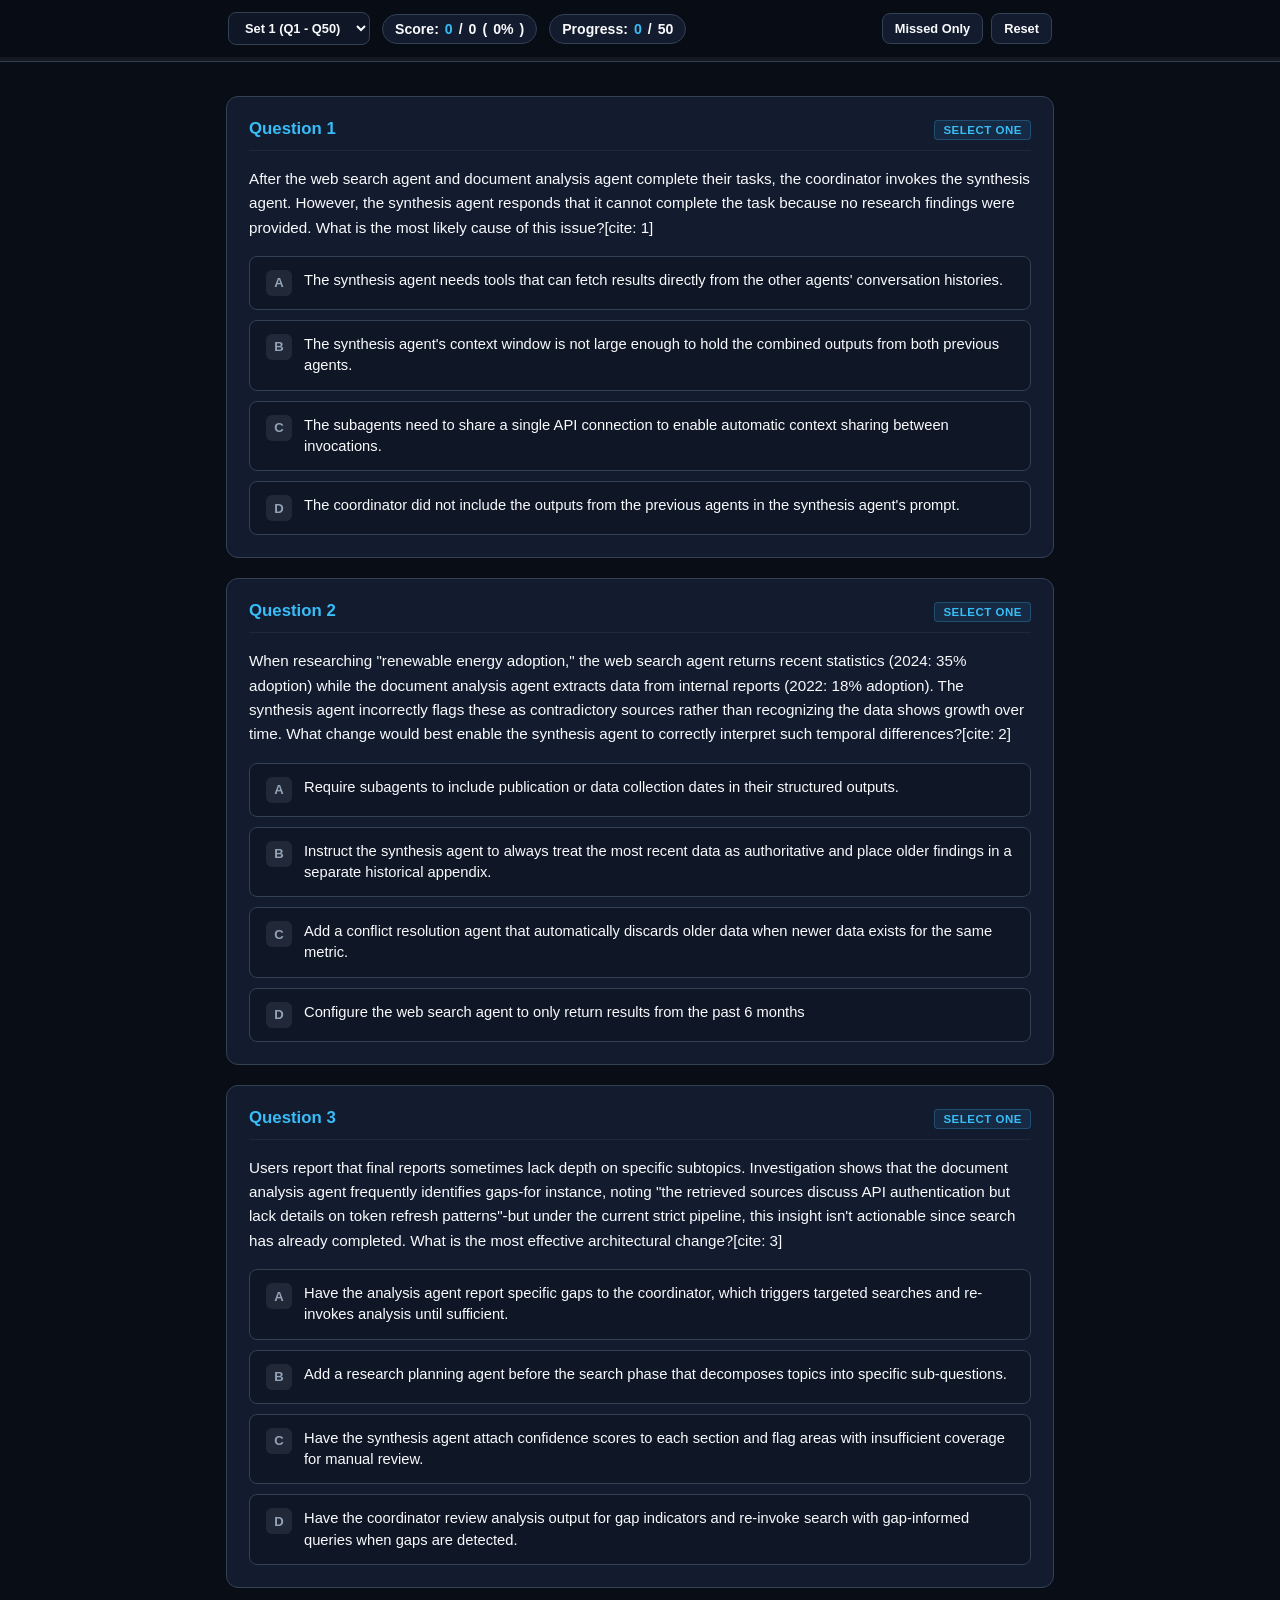
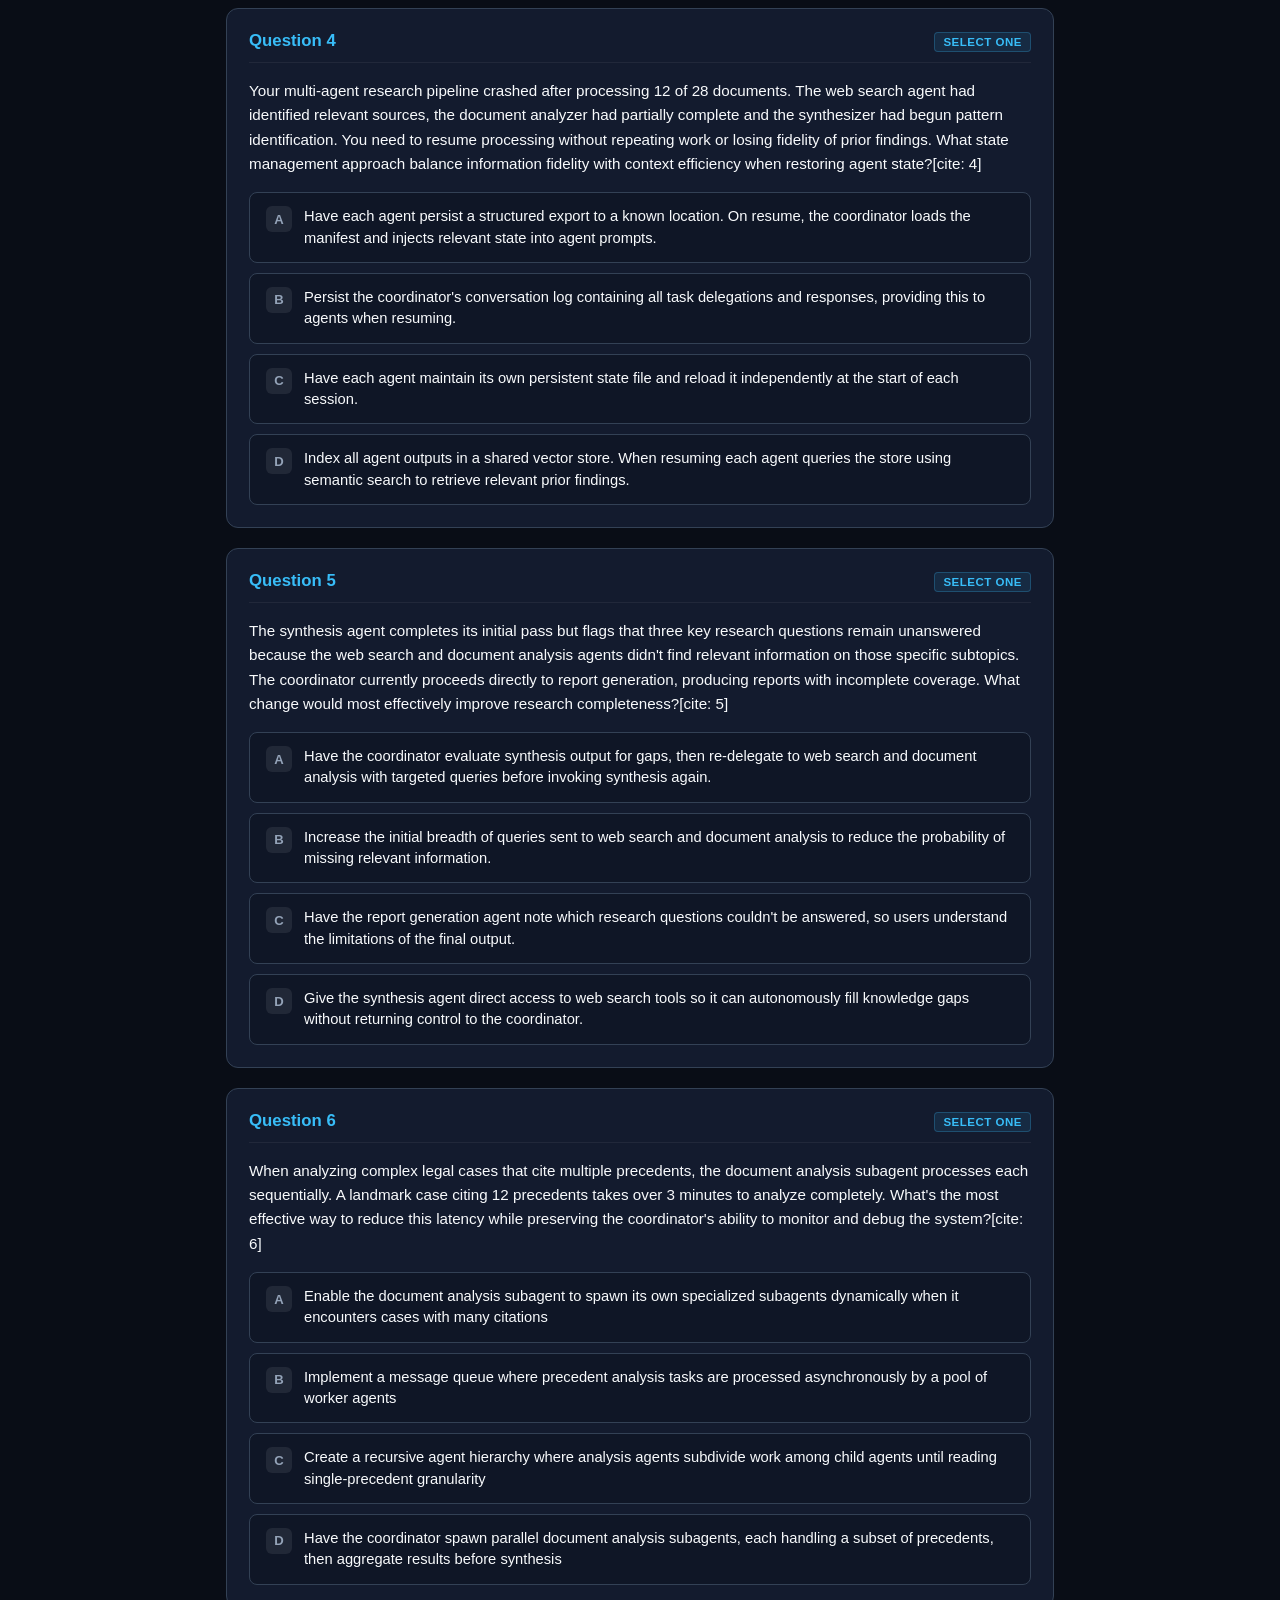
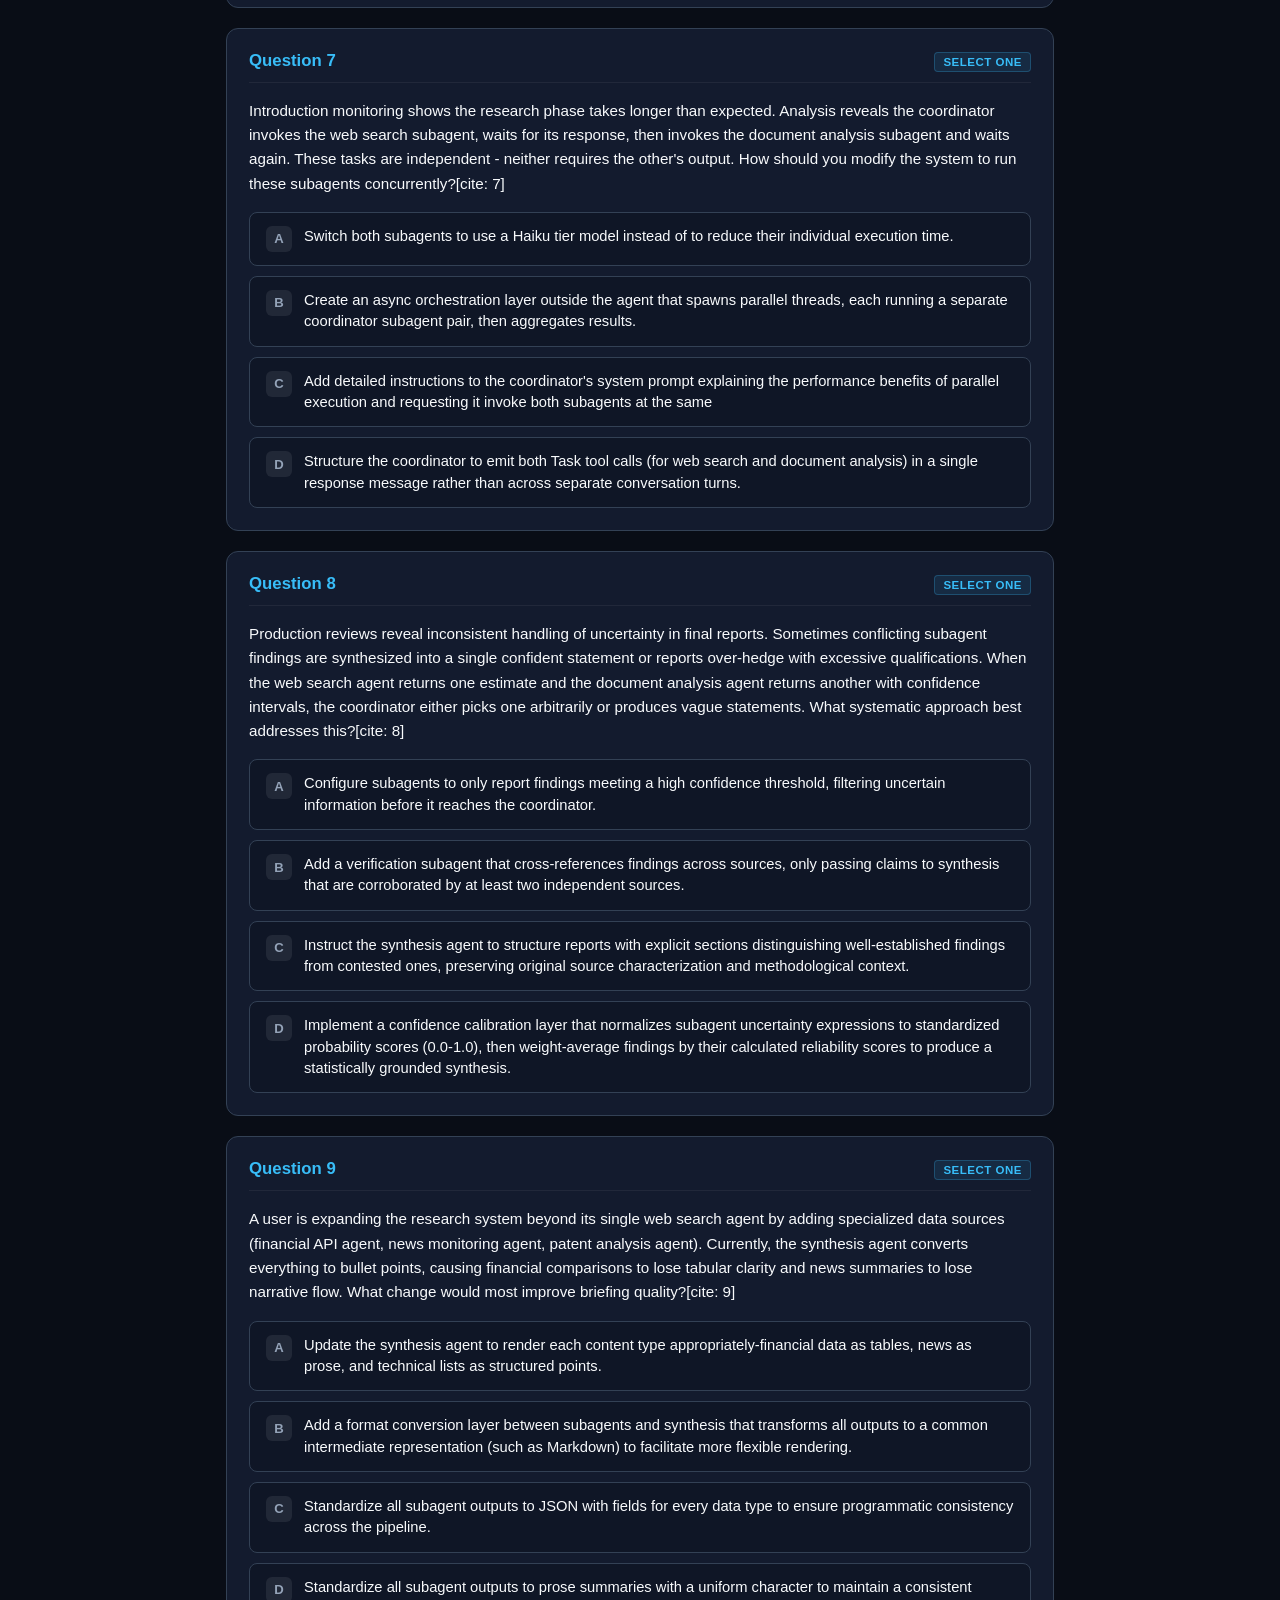
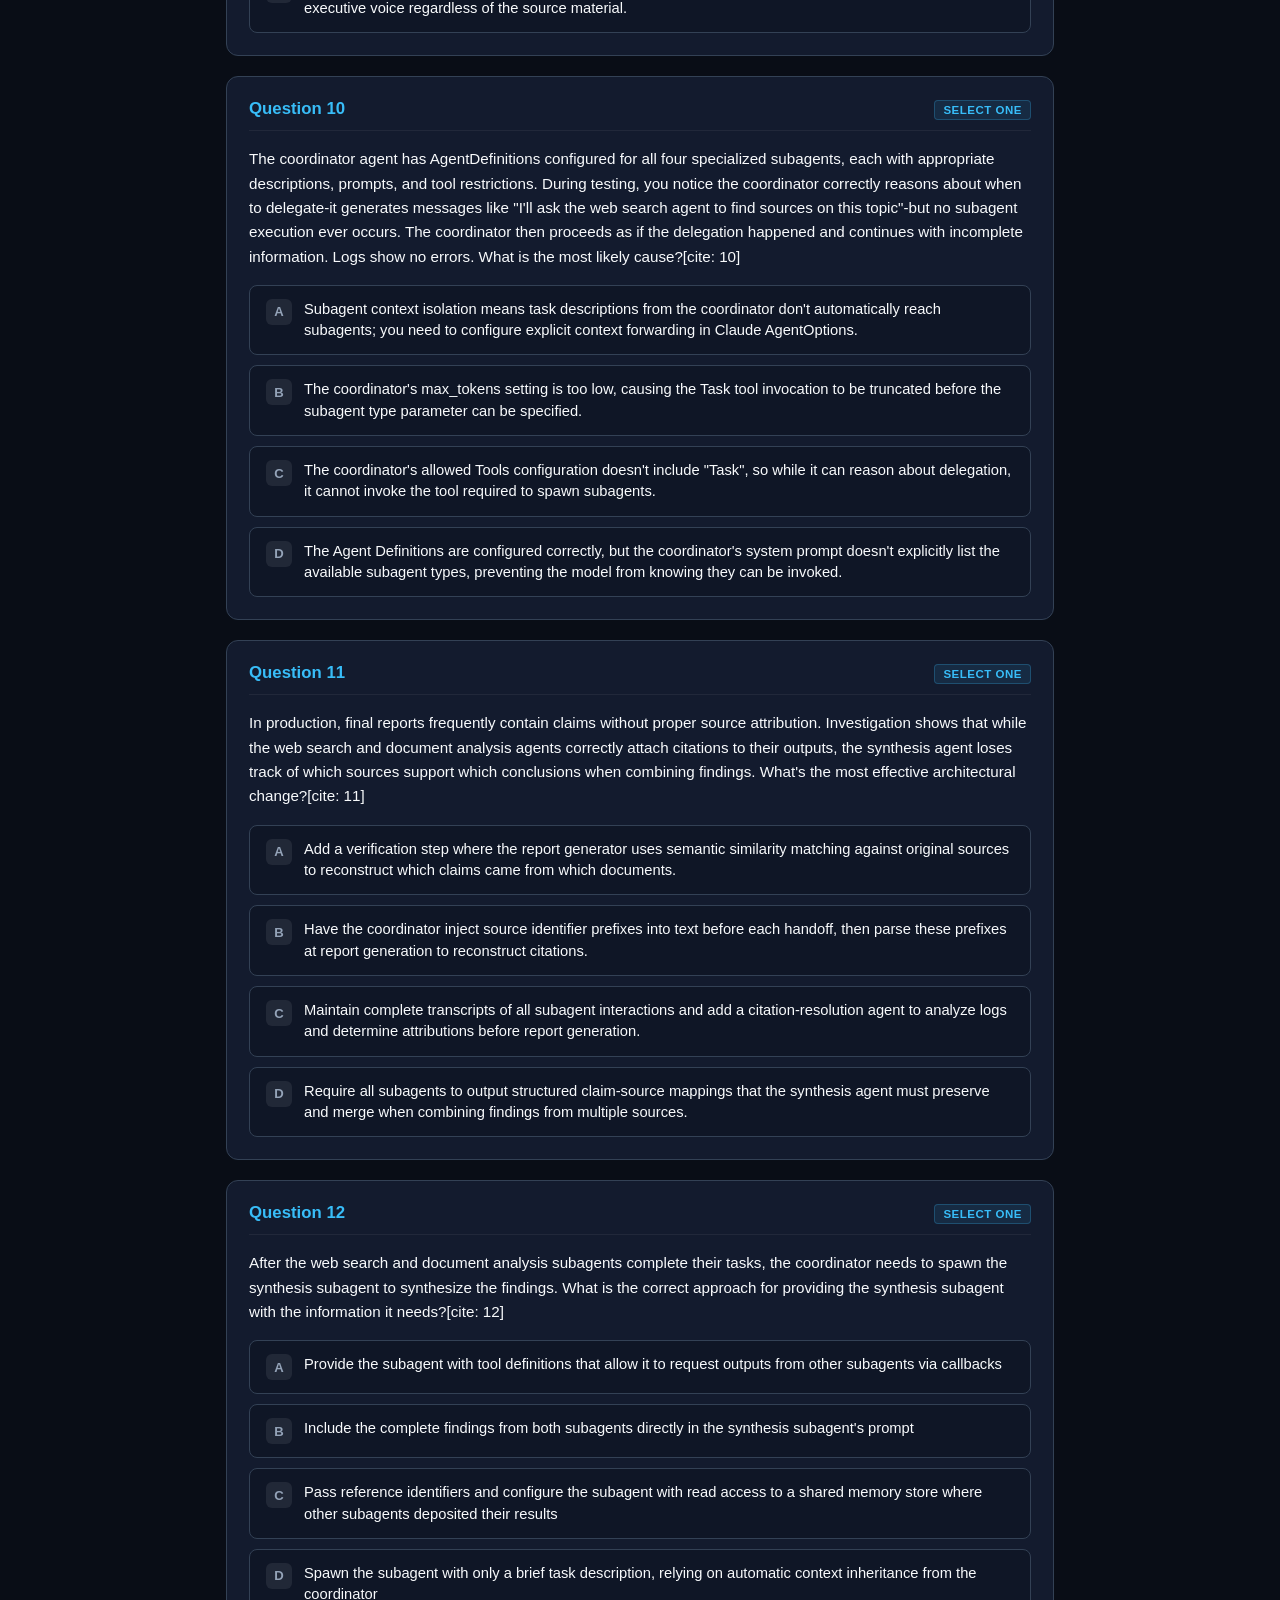
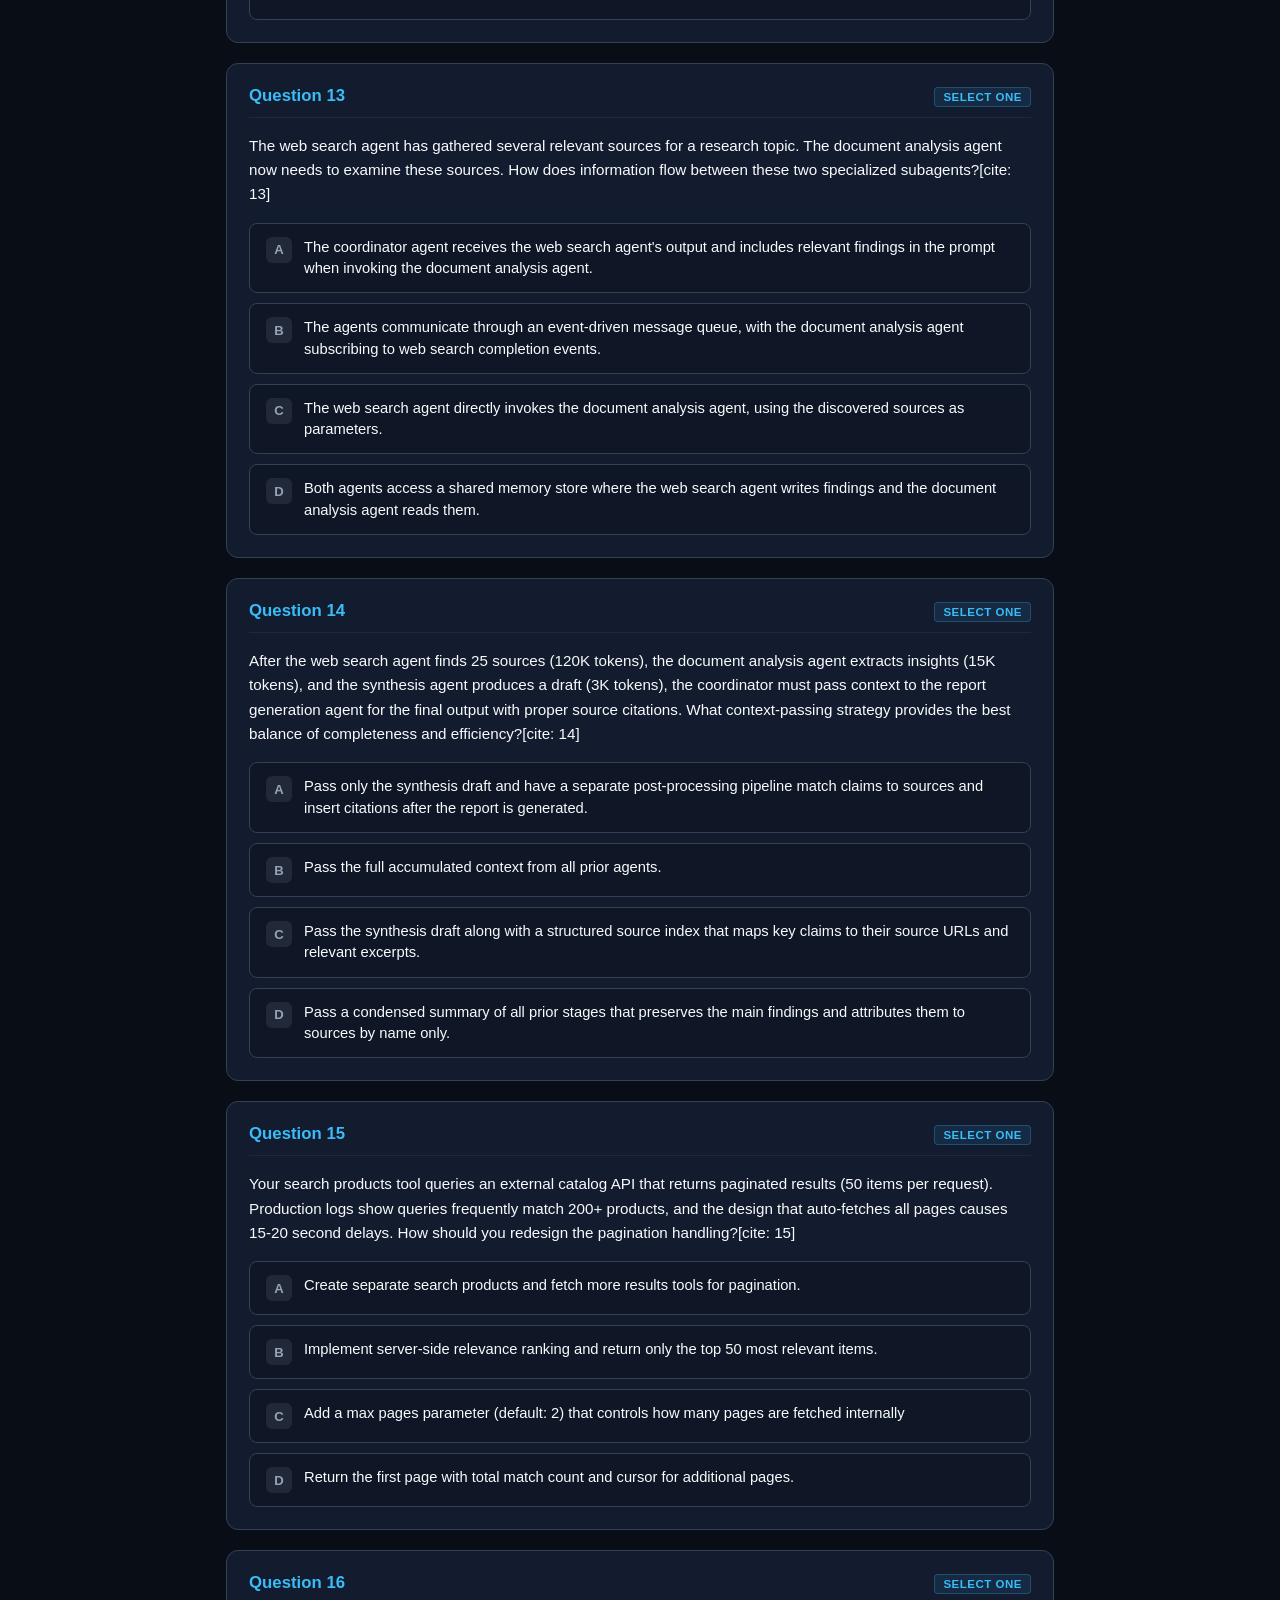
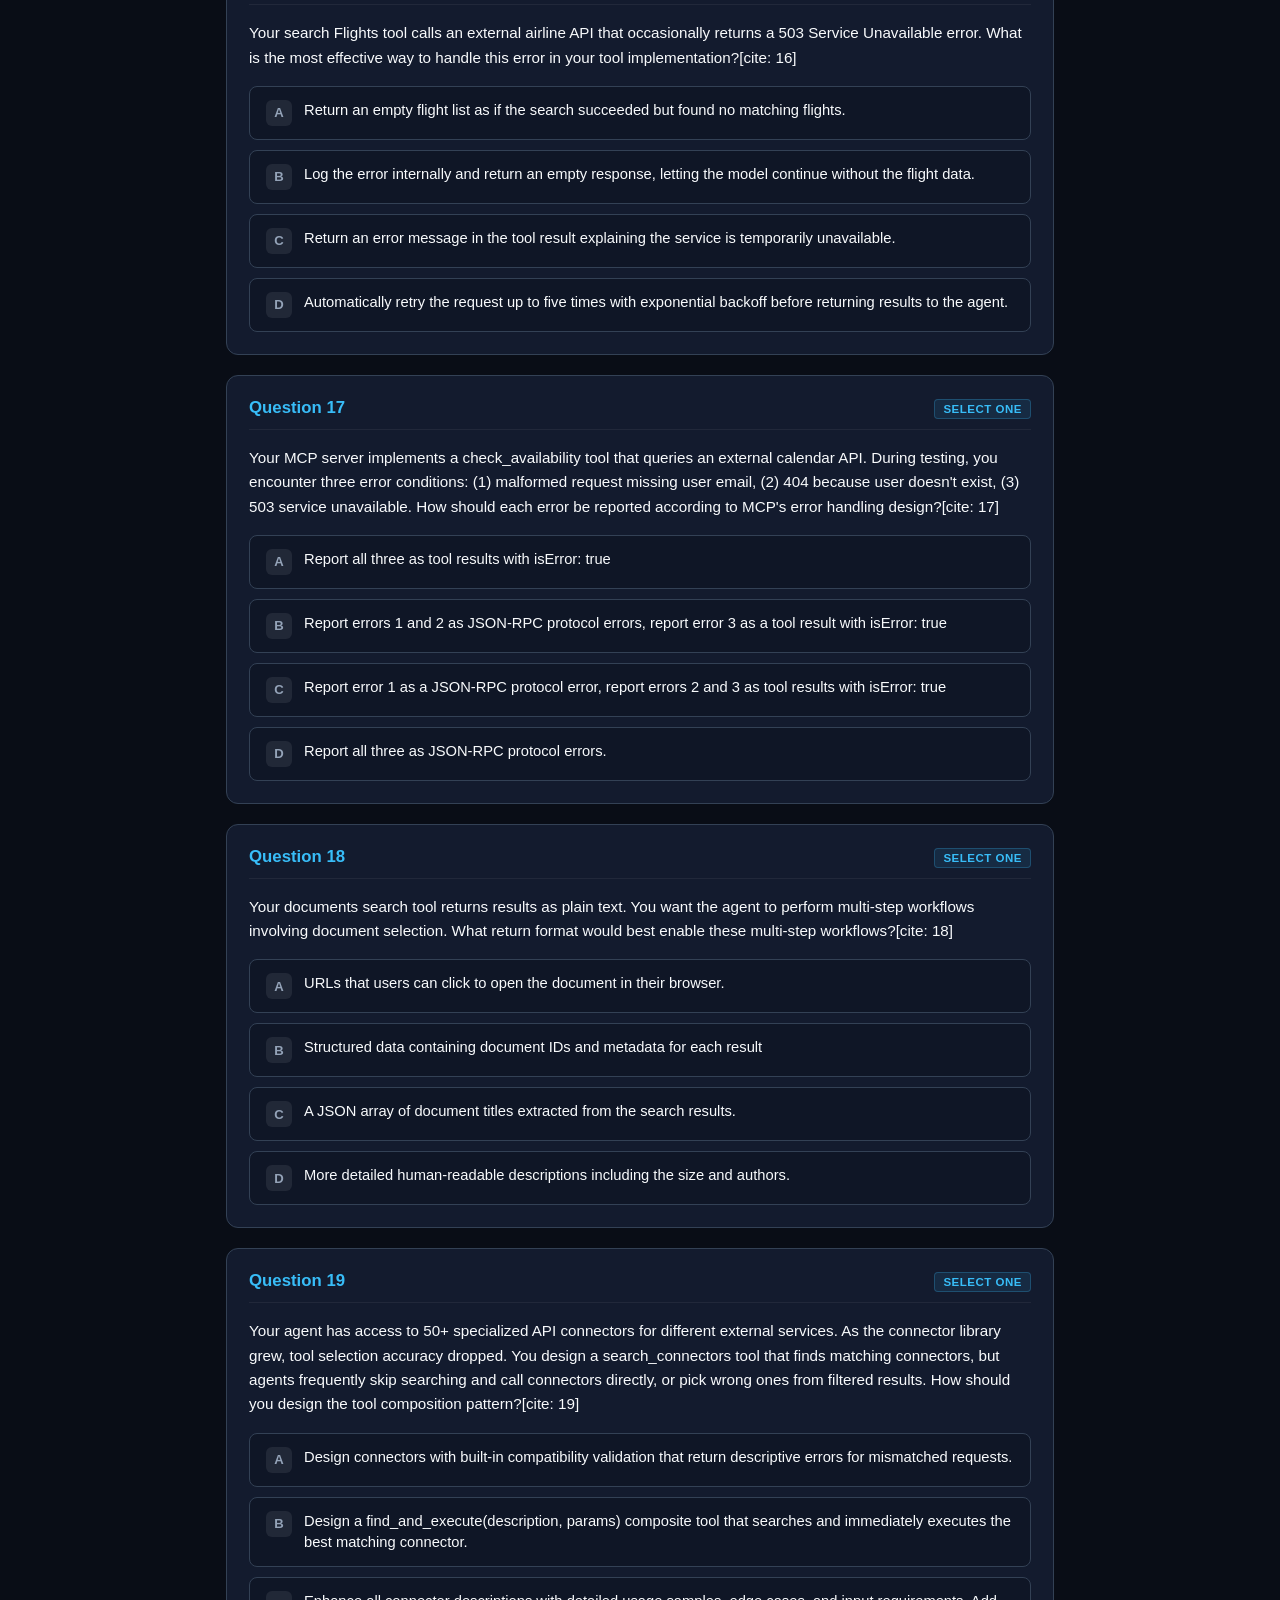
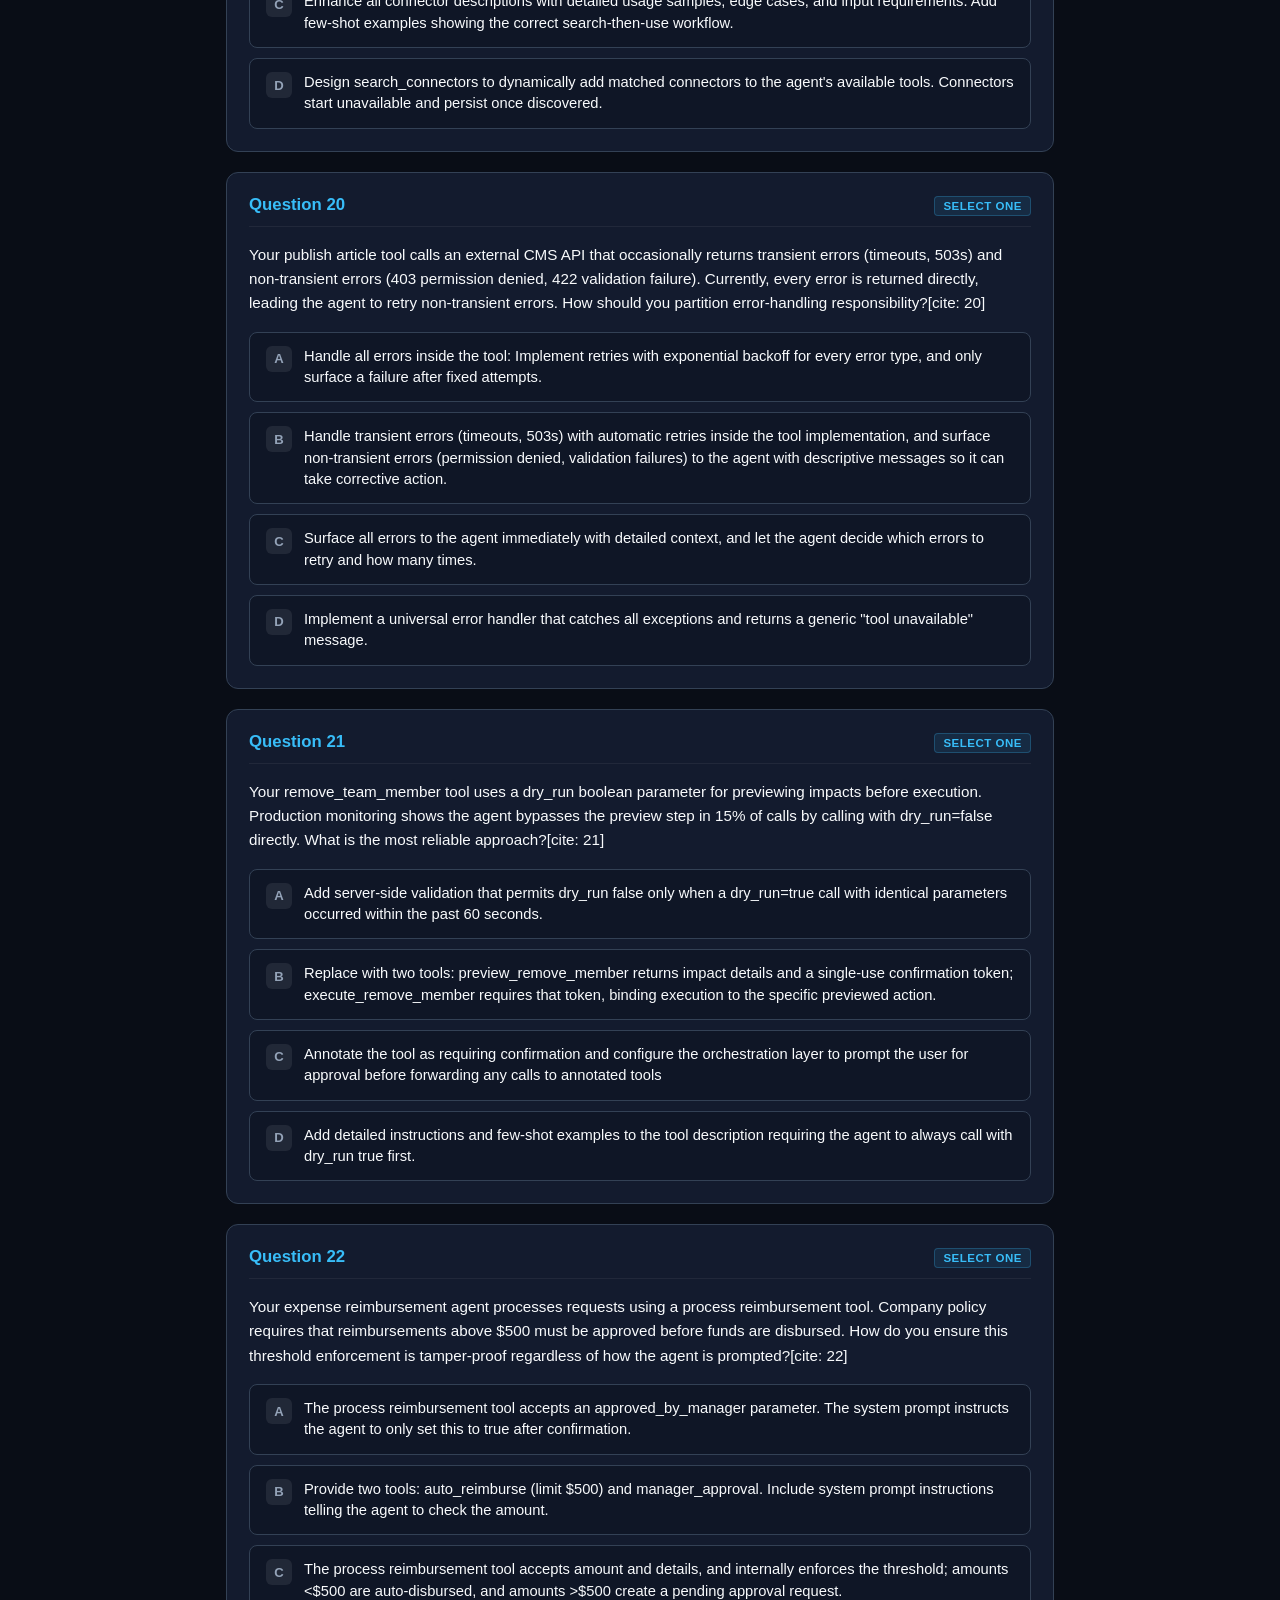
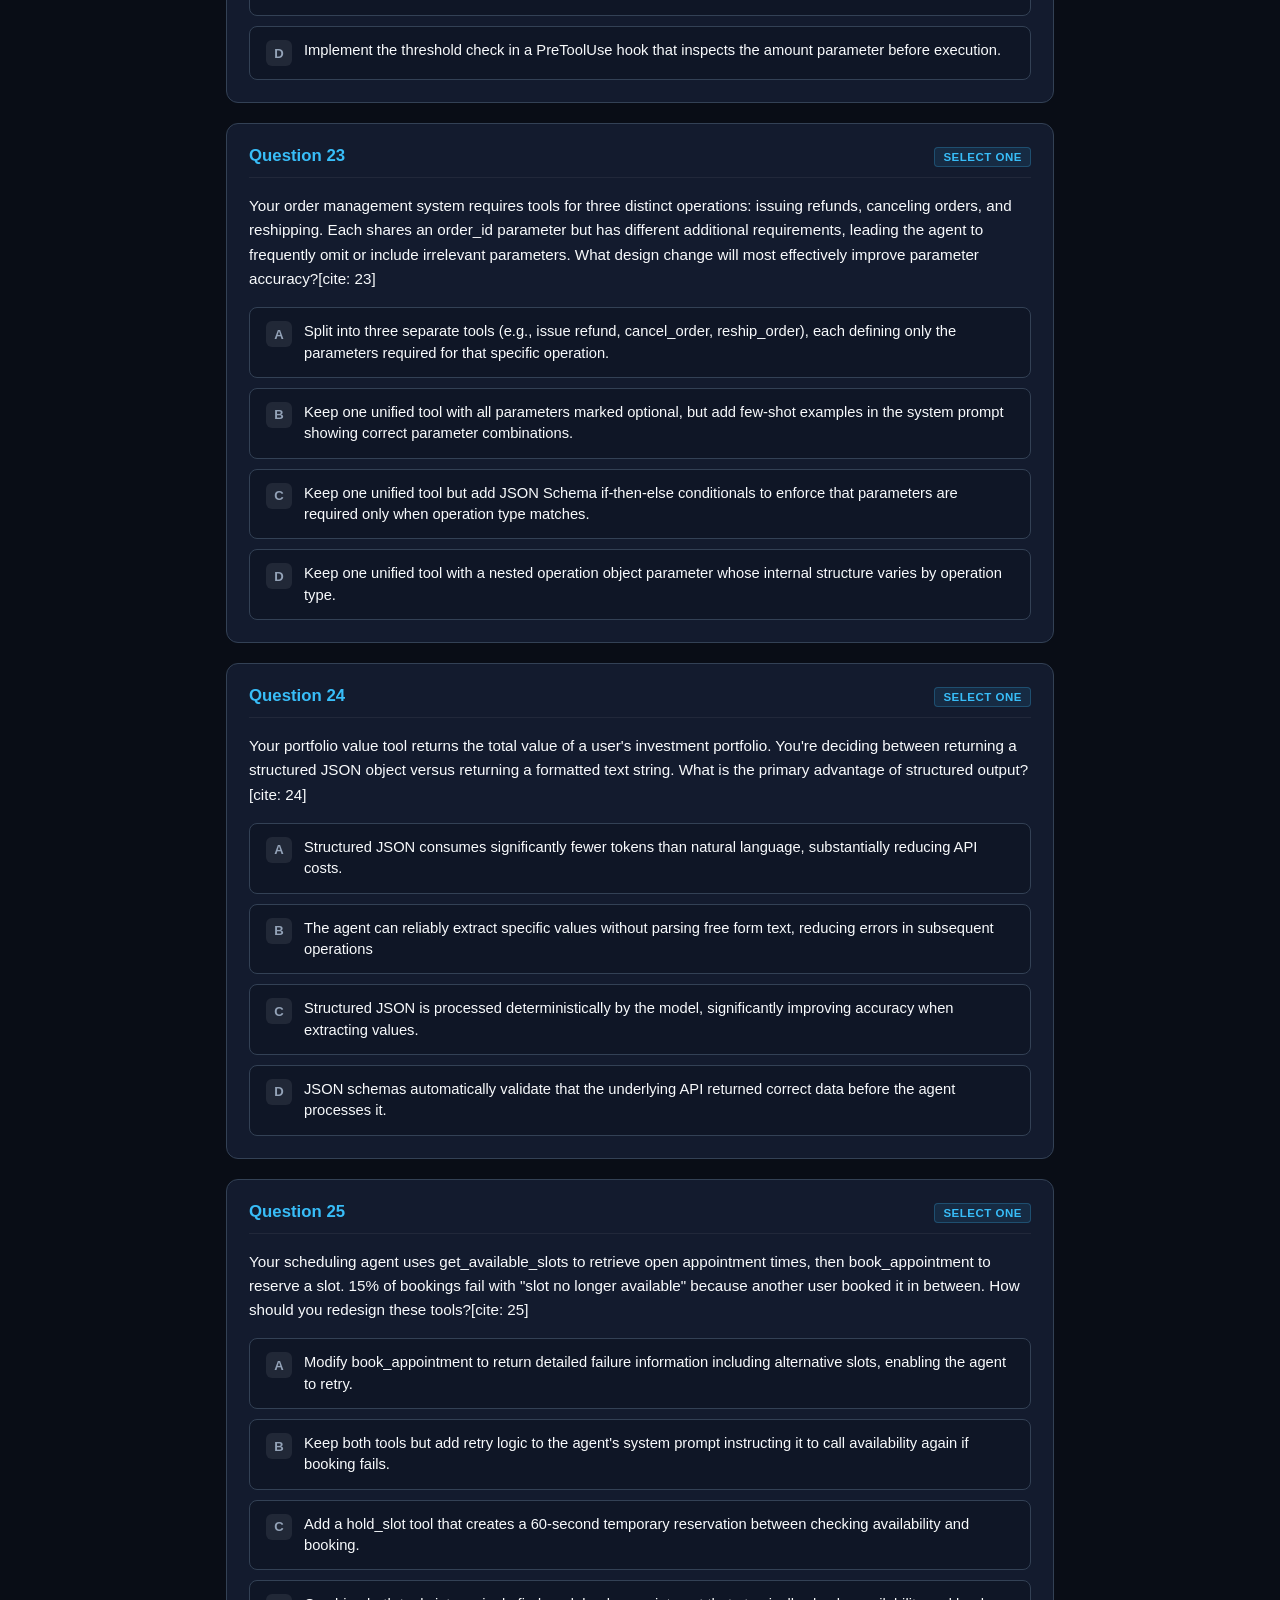
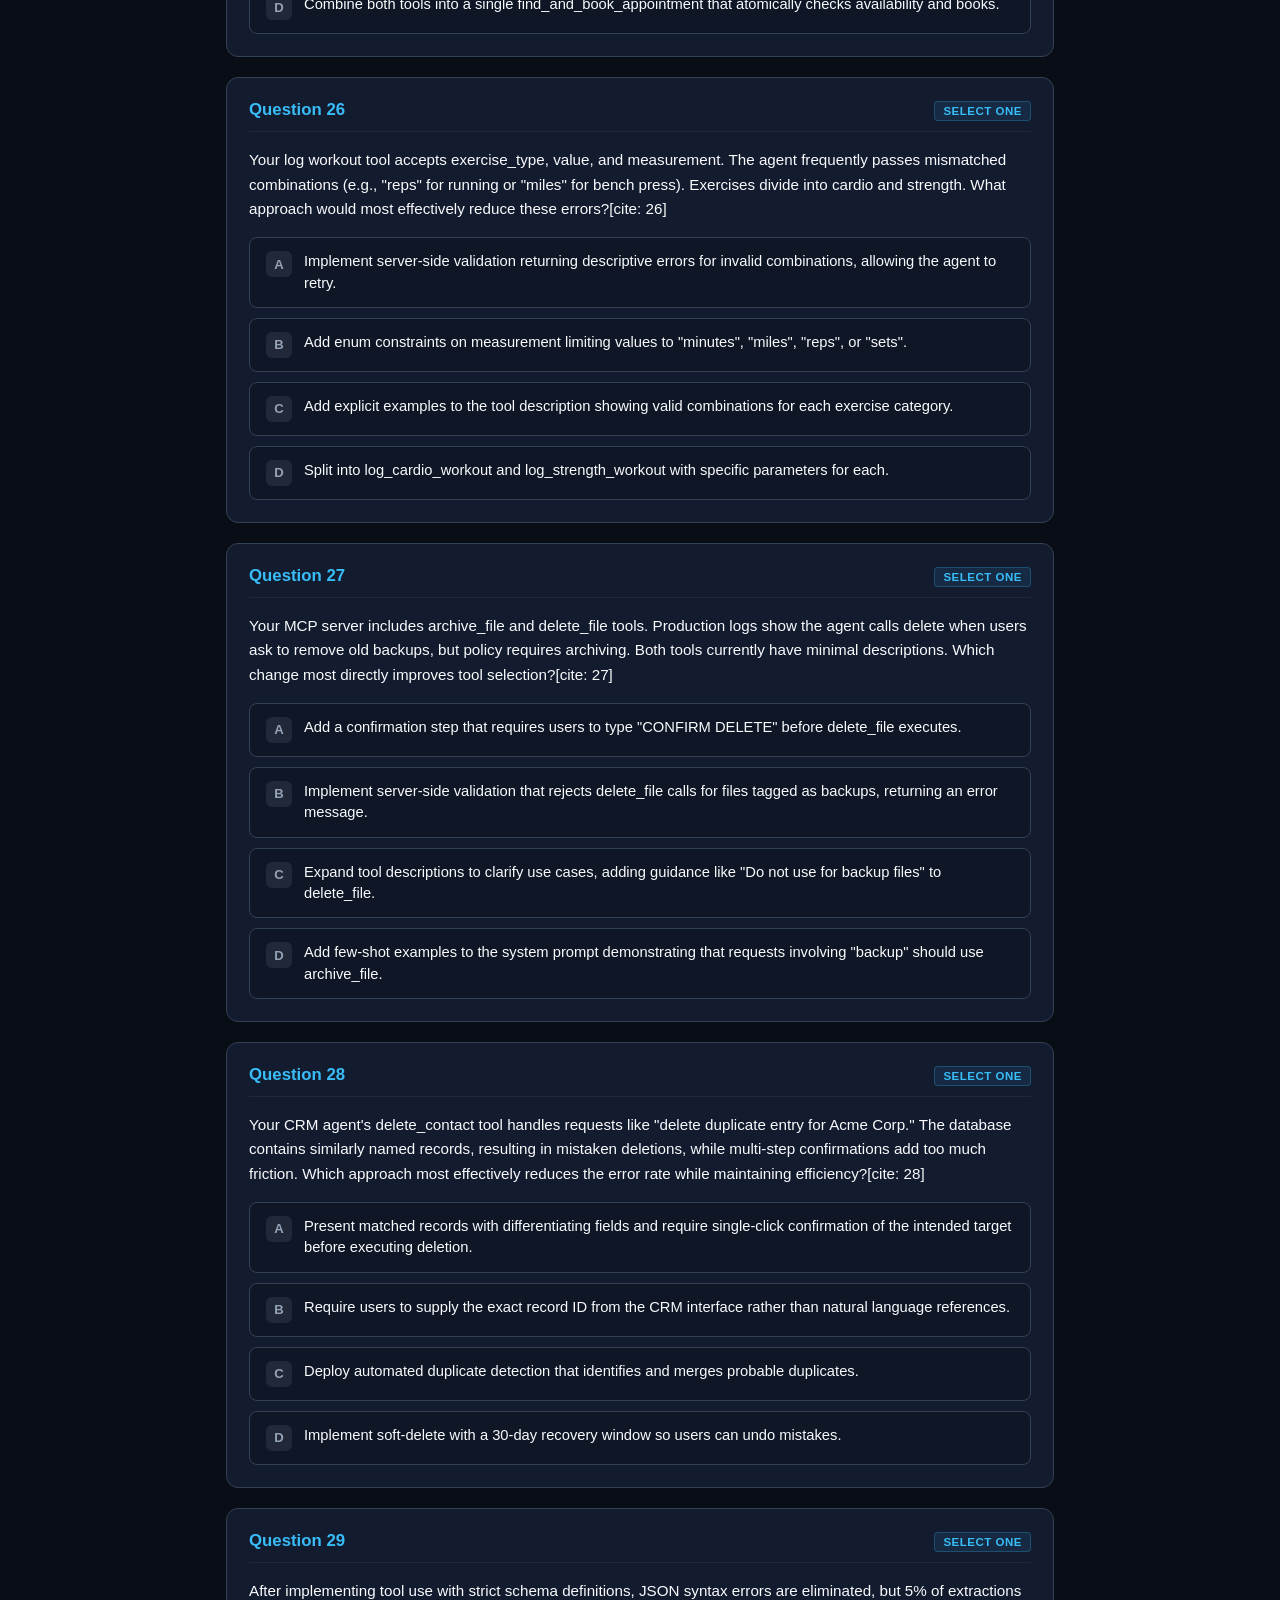
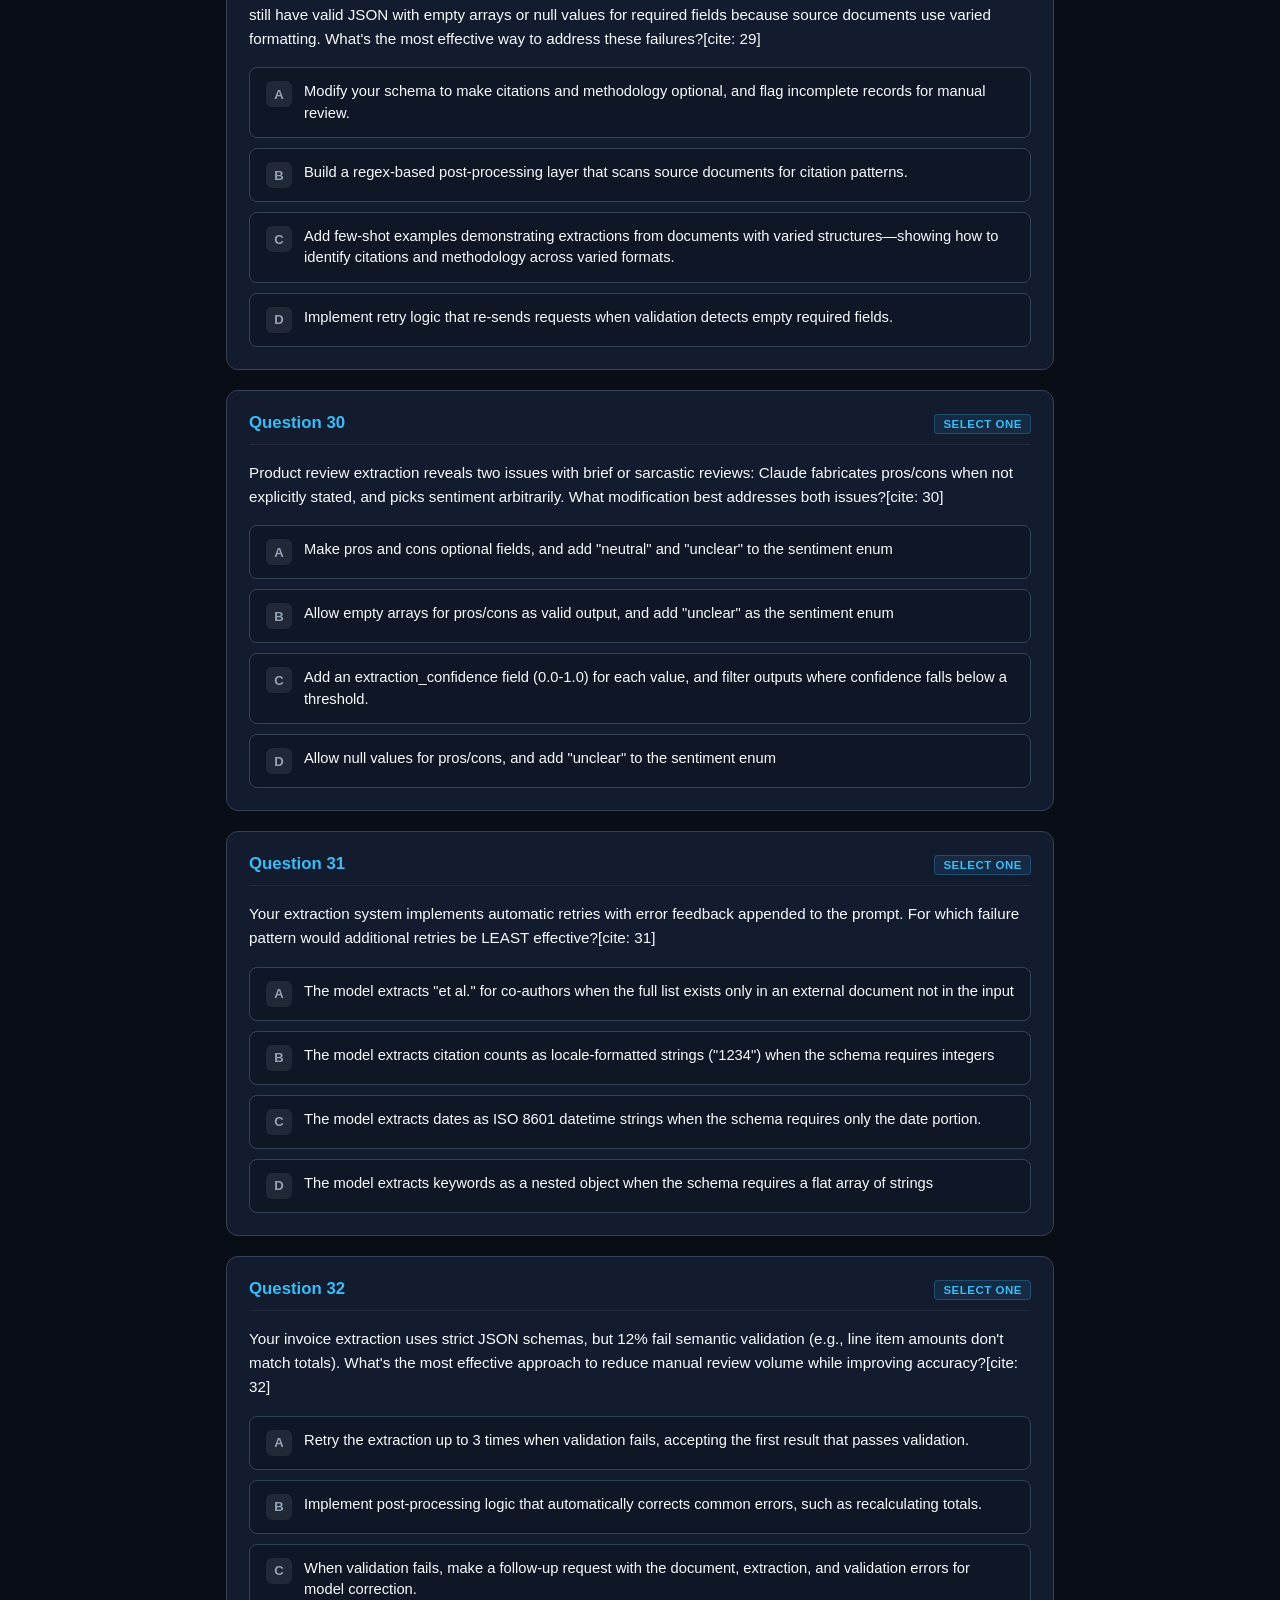
<file: index.html>
<!DOCTYPE html>
<html lang="en">
<head>
  <meta charset="UTF-8" />
  <meta name="viewport" content="width=device-width, initial-scale=1.0, maximum-scale=1.0, user-scalable=no" />
  <title>Salesforce Certified Platform Developer II - Practice Assessment</title>
  <link rel="stylesheet" href="style.css" />
</head>
<body>

  <header class="hud-header">
    <div class="hud-container">
      <div class="hud-stats">
        <select id="set-selector" class="set-selector">
          <option value="set1">Set 1 (Q1 - Q50)</option>
          <option value="set2">Set 2 (Q1 - Q60)</option>
          <option value="set3">Set 3 (Q1 - Q65)</option>
        </select>
        <div class="hud-pill">Score: <span id="hud-score" class="num">0</span> / <span id="hud-attempted">0</span> (<span id="hud-pct">0%</span>)</div>
        <div class="hud-pill">Progress: <span id="hud-answered" class="num">0</span> / <span id="hud-total">0</span></div>
      </div>
      <div class="hud-actions">
        <button class="btn-hud" id="btn-filter-missed">Missed Only</button>
        <button class="btn-hud" id="btn-reset">Reset</button>
      </div>
    </div>
    <div class="progress-bar-container">
      <div class="progress-bar" id="hud-progress-bar"></div>
    </div>
  </header>

  <main class="quiz-container" id="quiz-mount"></main>

  <div class="modal-overlay" id="scorecard-modal">
    <div class="modal-box">
      <h2 style="font-size: 1.4rem;">Assessment Completed!</h2>
      <div class="score-circle">
        <span id="modal-score-pct">0%</span>
        <small id="modal-score-ratio">0/0</small>
      </div>
      <p id="modal-feedback" style="color: var(--text-muted); font-size: 0.95rem;"></p>
      <div class="modal-actions">
        <button class="btn-secondary" id="modal-btn-review">Review Missed</button>
        <button class="btn-primary" id="modal-btn-restart">Restart All</button>
      </div>
    </div>
  </div>

  <!-- Load question data files first -->
  <script src="questions-set1.js"></script>
  <script src="questions-set2.js"></script>
  <script src="questions-set3.js"></script>

  <!-- Then load your main logic -->
  <script src="script.js"></script>
</body>
</html>
</file>
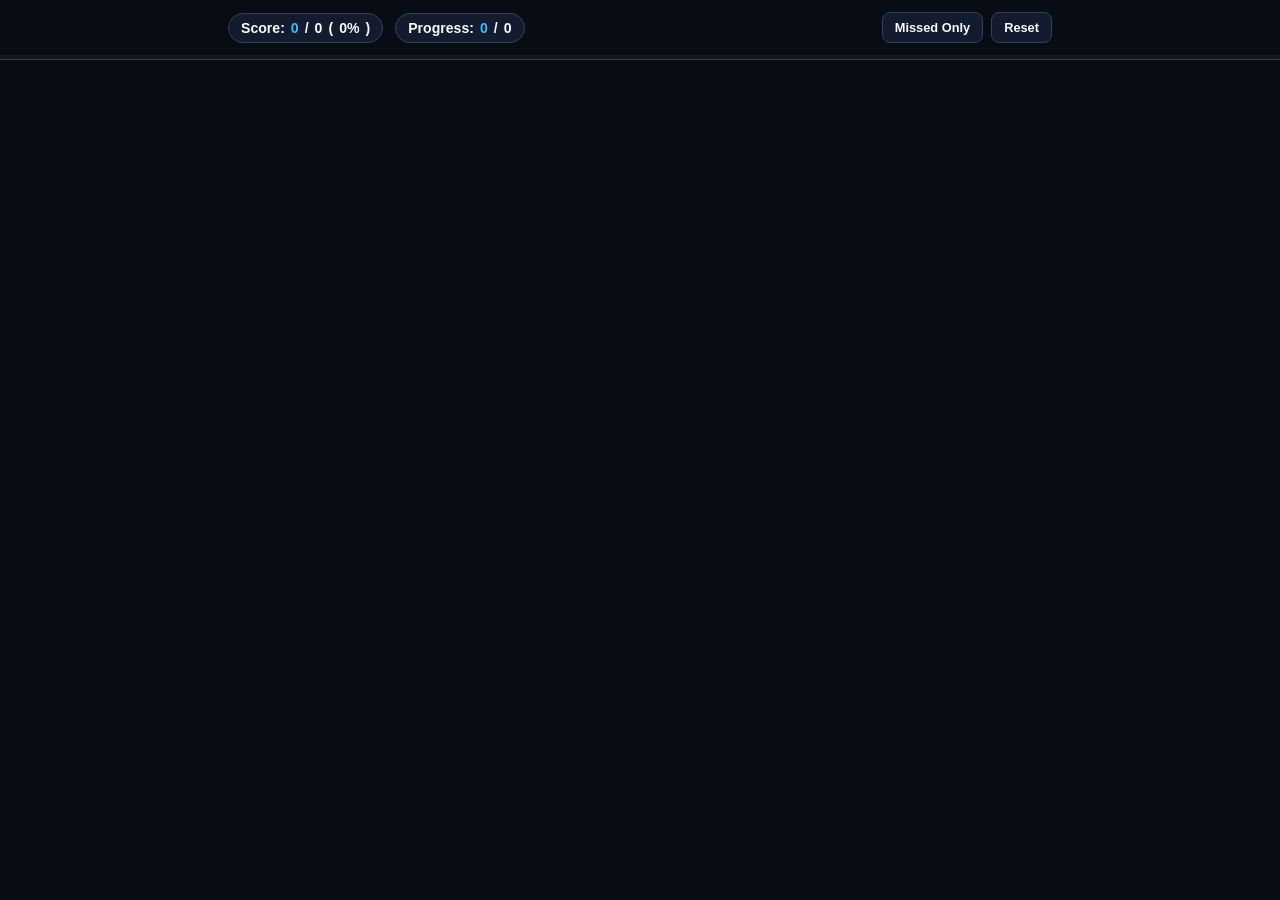
<file: ClaudeArchF.html>
<!DOCTYPE html>
<html lang="en">
<head>
  <meta charset="UTF-8" />
  <meta name="viewport" content="width=device-width, initial-scale=1.0, maximum-scale=1.0, user-scalable=no" />
  <title>Salesforce Certified Platform Developer II - Practice Assessment</title>
  <style>
    :root {
      --bg-main: #090d16;
      --bg-card: #131b2e;
      --bg-card-hover: #17223b;
      --border-color: #334155;
      --text-main: #f8fafc;
      --text-muted: #94a3b8;
      --brand: #38bdf8;
      --brand-glow: rgba(56, 189, 248, 0.2);
      --success: #10b981;
      --success-bg: rgba(16, 185, 129, 0.15);
      --error: #f43f5e;
      --error-bg: rgba(244, 63, 94, 0.15);
      --code-bg: #0b1120;
      --hud-bg: rgba(9, 13, 22, 0.88);
    }

    * {
      box-sizing: border-box;
      margin: 0;
      padding: 0;
      font-family: -apple-system, BlinkMacSystemFont, "Segoe UI", Roboto, Helvetica, Arial, sans-serif;
      -webkit-tap-highlight-color: transparent;
    }

    body {
      background-color: var(--bg-main);
      color: var(--text-main);
      padding-top: 86px;
      padding-bottom: 60px;
      min-height: 100vh;
      display: flex;
      flex-direction: column;
      align-items: center;
    }

    /* Sticky HUD Header */
    .hud-header {
      position: fixed;
      top: 0;
      left: 0;
      width: 100%;
      background: var(--hud-bg);
      backdrop-filter: blur(14px);
      -webkit-backdrop-filter: blur(14px);
      border-bottom: 1px solid var(--border-color);
      z-index: 1000;
      display: flex;
      flex-direction: column;
      align-items: center;
    }

    .hud-container {
      width: 100%;
      max-width: 860px;
      padding: 12px 18px;
      display: flex;
      justify-content: space-between;
      align-items: center;
      gap: 12px;
    }

    .hud-stats {
      display: flex;
      align-items: center;
      gap: 12px;
      font-size: 0.88rem;
      font-weight: 600;
    }

    .hud-pill {
      background: var(--bg-card);
      border: 1px solid var(--border-color);
      padding: 6px 12px;
      border-radius: 20px;
      display: inline-flex;
      align-items: center;
      gap: 6px;
    }

    .hud-pill span.num {
      color: var(--brand);
    }

    .hud-actions {
      display: flex;
      align-items: center;
      gap: 8px;
    }

    .btn-hud {
      background: var(--bg-card);
      color: var(--text-main);
      border: 1px solid var(--border-color);
      border-radius: 8px;
      padding: 7px 12px;
      font-size: 0.8rem;
      font-weight: 600;
      cursor: pointer;
      transition: all 0.2s ease;
    }

    .btn-hud:hover {
      border-color: var(--brand);
      color: var(--brand);
    }

    .btn-hud.active {
      background: var(--brand);
      color: #090d16;
      border-color: var(--brand);
    }

    .progress-bar-container {
      width: 100%;
      height: 4px;
      background: rgba(255, 255, 255, 0.05);
    }

    .progress-bar {
      height: 100%;
      width: 0%;
      background: linear-gradient(90deg, var(--brand), var(--success));
      transition: width 0.3s ease;
    }

    /* Container */
    .quiz-container {
      width: 100%;
      max-width: 860px;
      padding: 0 16px;
      display: flex;
      flex-direction: column;
      gap: 20px;
      margin-top: 10px;
    }

    /* Cards */
    .question-card {
      background-color: var(--bg-card);
      border: 1px solid var(--border-color);
      border-radius: 12px;
      padding: 22px;
      display: flex;
      flex-direction: column;
      gap: 16px;
      transition: border-color 0.2s ease;
    }

    .question-card.answered {
      border-color: #23354d;
    }

    .card-header {
      display: flex;
      justify-content: space-between;
      align-items: baseline;
      border-bottom: 1px solid rgba(255, 255, 255, 0.06);
      padding-bottom: 10px;
    }

    .card-title {
      font-size: 1.05rem;
      font-weight: 700;
      color: var(--brand);
    }

    .badge-kind {
      font-size: 0.72rem;
      font-weight: 700;
      text-transform: uppercase;
      letter-spacing: 0.5px;
      padding: 3px 8px;
      border-radius: 4px;
      background: rgba(56, 189, 248, 0.1);
      color: var(--brand);
      border: 1px solid rgba(56, 189, 248, 0.25);
    }

    .question-text {
      font-size: 0.95rem;
      line-height: 1.6;
      color: var(--text-main);
      white-space: pre-wrap;
    }

    .options-group {
      display: flex;
      flex-direction: column;
      gap: 10px;
    }

    .option-btn {
      min-height: 52px;
      padding: 13px 16px;
      border-radius: 8px;
      border: 1px solid var(--border-color);
      background: #0f1626;
      color: var(--text-main);
      display: flex;
      align-items: flex-start;
      gap: 12px;
      text-align: left;
      font-size: 0.92rem;
      line-height: 1.45;
      cursor: pointer;
      transition: all 0.2s ease;
      user-select: none;
      white-space: pre-wrap;
    }

    .option-btn:hover:not(:disabled) {
      background: var(--bg-card-hover);
      border-color: var(--brand);
    }

    .option-btn .opt-badge {
      display: inline-flex;
      align-items: center;
      justify-content: center;
      min-width: 26px;
      height: 26px;
      border-radius: 6px;
      background: rgba(255, 255, 255, 0.08);
      font-size: 0.82rem;
      font-weight: 700;
      color: var(--text-muted);
      flex-shrink: 0;
    }

    .option-btn .opt-text {
      flex-grow: 1;
    }

    .option-btn.correct {
      background: var(--success-bg) !important;
      border-color: var(--success) !important;
      color: #ecfdf5 !important;
    }
    .option-btn.correct .opt-badge {
      background: var(--success) !important;
      color: #042f2e !important;
    }

    .option-btn.incorrect {
      background: var(--error-bg) !important;
      border-color: var(--error) !important;
      color: #fff1f2 !important;
    }
    .option-btn.incorrect .opt-badge {
      background: var(--error) !important;
      color: #4c0519 !important;
    }

    .option-btn:disabled {
      cursor: default;
    }

    .explanation-box {
      display: none;
      background: rgba(15, 23, 42, 0.7);
      border-left: 4px solid var(--brand);
      padding: 14px 16px;
      border-radius: 0 8px 8px 0;
      font-size: 0.88rem;
      line-height: 1.5;
      color: #cbd5e1;
      animation: fadeIn 0.25s ease-in-out;
    }

    .explanation-box strong {
      color: var(--brand);
      display: block;
      margin-bottom: 4px;
      font-size: 0.82rem;
      text-transform: uppercase;
      letter-spacing: 0.5px;
    }

    @keyframes fadeIn {
      from { opacity: 0; transform: translateY(-4px); }
      to { opacity: 1; transform: translateY(0); }
    }

    .btn-multi-submit {
      align-self: flex-start;
      margin-top: 4px;
      background: var(--brand);
      color: #090d16;
      font-weight: 700;
      border: none;
      padding: 10px 18px;
      border-radius: 6px;
      cursor: pointer;
      transition: opacity 0.2s ease;
    }
    .btn-multi-submit:disabled {
      opacity: 0.4;
      cursor: not-allowed;
    }

    /* Modal */
    .modal-overlay {
      position: fixed;
      inset: 0;
      background: rgba(0, 0, 0, 0.85);
      backdrop-filter: blur(8px);
      display: none;
      align-items: center;
      justify-content: center;
      padding: 16px;
      z-index: 2000;
    }
    .modal-overlay.active {
      display: flex;
    }

    .modal-box {
      background: var(--bg-card);
      border: 1px solid var(--border-color);
      border-radius: 16px;
      padding: 32px 28px;
      max-width: 480px;
      width: 100%;
      text-align: center;
      display: flex;
      flex-direction: column;
      align-items: center;
      gap: 16px;
    }

    .score-circle {
      width: 110px;
      height: 110px;
      border-radius: 50%;
      border: 4px solid var(--brand);
      display: flex;
      flex-direction: column;
      align-items: center;
      justify-content: center;
      font-size: 1.8rem;
      font-weight: 800;
      color: var(--text-main);
    }
    .score-circle small {
      font-size: 0.8rem;
      color: var(--text-muted);
    }

    .modal-actions {
      display: flex;
      gap: 12px;
      width: 100%;
      margin-top: 10px;
    }
    .btn-primary {
      flex: 1;
      padding: 12px;
      background: var(--brand);
      color: #090d16;
      font-weight: 700;
      border-radius: 8px;
      border: none;
      cursor: pointer;
    }
    .btn-secondary {
      flex: 1;
      padding: 12px;
      background: #0f172a;
      color: var(--text-main);
      border: 1px solid var(--border-color);
      font-weight: 600;
      border-radius: 8px;
      cursor: pointer;
    }
  </style>
</head>
<body>

  <header class="hud-header">
    <div class="hud-container">
      <div class="hud-stats">
        <div class="hud-pill">Score: <span id="hud-score" class="num">0</span> / <span id="hud-attempted">0</span> (<span id="hud-pct">0%</span>)</div>
        <div class="hud-pill">Progress: <span id="hud-answered" class="num">0</span> / <span id="hud-total">0</span></div>
      </div>
      <div class="hud-actions">
        <button class="btn-hud" id="btn-filter-missed">Missed Only</button>
        <button class="btn-hud" id="btn-reset">Reset</button>
      </div>
    </div>
    <div class="progress-bar-container">
      <div class="progress-bar" id="hud-progress-bar"></div>
    </div>
  </header>

  <main class="quiz-container" id="quiz-mount"></main>

  <div class="modal-overlay" id="scorecard-modal">
    <div class="modal-box">
      <h2 style="font-size: 1.4rem;">Assessment Completed!</h2>
      <div class="score-circle">
        <span id="modal-score-pct">0%</span>
        <small id="modal-score-ratio">0/0</small>
      </div>
      <p id="modal-feedback" style="color: var(--text-muted); font-size: 0.95rem;"></p>
      <div class="modal-actions">
        <button class="btn-secondary" id="modal-btn-review">Review Missed</button>
        <button class="btn-primary" id="modal-btn-restart">Restart All</button>
      </div>
    </div>
  </div>

  <script>
    const quizData = [
      {
    num: 1,
    kind: "single",
    q: "After the web search agent and document analysis agent complete their tasks, the coordinator invokes the synthesis agent. However, the synthesis agent responds that it cannot complete the task because no research findings were provided. What is the most likely cause of this issue?[cite: 1]",
    options: {
      A: "The synthesis agent needs tools that can fetch results directly from the other agents' conversation histories.",
      B: "The synthesis agent's context window is not large enough to hold the combined outputs from both previous agents.",
      C: "The subagents need to share a single API connection to enable automatic context sharing between invocations.",
      D: "The coordinator did not include the outputs from the previous agents in the synthesis agent's prompt."
    },
    answer: ["D"],
    explanation: "The synthesis agent requires the actual output data from prior agents to perform its task. If the coordinator fails to include these outputs in the prompt, the synthesis agent will have no data to synthesize[cite: 1]."
  },
  {
    num: 2,
    kind: "single",
    q: "When researching \"renewable energy adoption,\" the web search agent returns recent statistics (2024: 35% adoption) while the document analysis agent extracts data from internal reports (2022: 18% adoption). The synthesis agent incorrectly flags these as contradictory sources rather than recognizing the data shows growth over time. What change would best enable the synthesis agent to correctly interpret such temporal differences?[cite: 2]",
    options: {
      A: "Require subagents to include publication or data collection dates in their structured outputs.",
      B: "Instruct the synthesis agent to always treat the most recent data as authoritative and place older findings in a separate historical appendix.",
      C: "Add a conflict resolution agent that automatically discards older data when newer data exists for the same metric.",
      D: "Configure the web search agent to only return results from the past 6 months"
    },
    answer: ["A"],
    explanation: "Providing explicit temporal data (publication or collection dates) allows the synthesis agent to correctly order findings chronologically rather than viewing them as contradictions[cite: 2]."
  },
  {
    num: 3,
    kind: "single",
    q: "Users report that final reports sometimes lack depth on specific subtopics. Investigation shows that the document analysis agent frequently identifies gaps-for instance, noting \"the retrieved sources discuss API authentication but lack details on token refresh patterns\"-but under the current strict pipeline, this insight isn't actionable since search has already completed. What is the most effective architectural change?[cite: 3]",
    options: {
      A: "Have the analysis agent report specific gaps to the coordinator, which triggers targeted searches and re-invokes analysis until sufficient.",
      B: "Add a research planning agent before the search phase that decomposes topics into specific sub-questions.",
      C: "Have the synthesis agent attach confidence scores to each section and flag areas with insufficient coverage for manual review.",
      D: "Have the coordinator review analysis output for gap indicators and re-invoke search with gap-informed queries when gaps are detected."
    },
    answer: ["A"],
    explanation: "This introduces a dynamic, agentic loop (or reflection pattern) into the workflow. Instead of a rigid, linear pipeline, allowing the system to iteratively fill gaps[cite: 3]."
  },
  {
    num: 4,
    kind: "single",
    q: "Your multi-agent research pipeline crashed after processing 12 of 28 documents. The web search agent had identified relevant sources, the document analyzer had partially complete and the synthesizer had begun pattern identification. You need to resume processing without repeating work or losing fidelity of prior findings. What state management approach balance information fidelity with context efficiency when restoring agent state?[cite: 4]",
    options: {
      A: "Have each agent persist a structured export to a known location. On resume, the coordinator loads the manifest and injects relevant state into agent prompts.",
      B: "Persist the coordinator's conversation log containing all task delegations and responses, providing this to agents when resuming.",
      C: "Have each agent maintain its own persistent state file and reload it independently at the start of each session.",
      D: "Index all agent outputs in a shared vector store. When resuming each agent queries the store using semantic search to retrieve relevant prior findings."
    },
    answer: ["A"],
    explanation: "Persistent structured exports allow precise state restoration and context injection without relying on bloated raw conversation logs[cite: 4]."
  },
  {
    num: 5,
    kind: "single",
    q: "The synthesis agent completes its initial pass but flags that three key research questions remain unanswered because the web search and document analysis agents didn't find relevant information on those specific subtopics. The coordinator currently proceeds directly to report generation, producing reports with incomplete coverage. What change would most effectively improve research completeness?[cite: 5]",
    options: {
      A: "Have the coordinator evaluate synthesis output for gaps, then re-delegate to web search and document analysis with targeted queries before invoking synthesis again.",
      B: "Increase the initial breadth of queries sent to web search and document analysis to reduce the probability of missing relevant information.",
      C: "Have the report generation agent note which research questions couldn't be answered, so users understand the limitations of the final output.",
      D: "Give the synthesis agent direct access to web search tools so it can autonomously fill knowledge gaps without returning control to the coordinator."
    },
    answer: ["A"],
    explanation: "Implementing an evaluation-and-re-delegation loop ensures missing information is actively hunted down before finalizing the report[cite: 5]."
  },
  {
    num: 6,
    kind: "single",
    q: "When analyzing complex legal cases that cite multiple precedents, the document analysis subagent processes each sequentially. A landmark case citing 12 precedents takes over 3 minutes to analyze completely. What's the most effective way to reduce this latency while preserving the coordinator's ability to monitor and debug the system?[cite: 6]",
    options: {
      A: "Enable the document analysis subagent to spawn its own specialized subagents dynamically when it encounters cases with many citations",
      B: "Implement a message queue where precedent analysis tasks are processed asynchronously by a pool of worker agents",
      C: "Create a recursive agent hierarchy where analysis agents subdivide work among child agents until reading single-precedent granularity",
      D: "Have the coordinator spawn parallel document analysis subagents, each handling a subset of precedents, then aggregate results before synthesis"
    },
    answer: ["D"],
    explanation: "Parallelizing tasks across subagents drastically cuts down processing time while keeping the coordinator directly in control of the workflow[cite: 6]."
  },
  {
    num: 7,
    kind: "single",
    q: "Introduction monitoring shows the research phase takes longer than expected. Analysis reveals the coordinator invokes the web search subagent, waits for its response, then invokes the document analysis subagent and waits again. These tasks are independent - neither requires the other's output. How should you modify the system to run these subagents concurrently?[cite: 7]",
    options: {
      A: "Switch both subagents to use a Haiku tier model instead of to reduce their individual execution time.",
      B: "Create an async orchestration layer outside the agent that spawns parallel threads, each running a separate coordinator subagent pair, then aggregates results.",
      C: "Add detailed instructions to the coordinator's system prompt explaining the performance benefits of parallel execution and requesting it invoke both subagents at the same",
      D: "Structure the coordinator to emit both Task tool calls (for web search and document analysis) in a single response message rather than across separate conversation turns."
    },
    answer: ["D"],
    explanation: "Emitting multiple tool calls in a single model generation turn enables the underlying execution framework to run them in parallel[cite: 7]."
  },
  {
    num: 8,
    kind: "single",
    q: "Production reviews reveal inconsistent handling of uncertainty in final reports. Sometimes conflicting subagent findings are synthesized into a single confident statement or reports over-hedge with excessive qualifications. When the web search agent returns one estimate and the document analysis agent returns another with confidence intervals, the coordinator either picks one arbitrarily or produces vague statements. What systematic approach best addresses this?[cite: 8]",
    options: {
      A: "Configure subagents to only report findings meeting a high confidence threshold, filtering uncertain information before it reaches the coordinator.",
      B: "Add a verification subagent that cross-references findings across sources, only passing claims to synthesis that are corroborated by at least two independent sources.",
      C: "Instruct the synthesis agent to structure reports with explicit sections distinguishing well-established findings from contested ones, preserving original source characterization and methodological context.",
      D: "Implement a confidence calibration layer that normalizes subagent uncertainty expressions to standardized probability scores (0.0-1.0), then weight-average findings by their calculated reliability scores to produce a statistically grounded synthesis."
    },
    answer: ["C"],
    explanation: "Clearly delineating established facts from contested data maintains appropriate nuance and preserves source credibility without arbitrary averaging[cite: 8]."
  },
  {
    num: 9,
    kind: "single",
    q: "A user is expanding the research system beyond its single web search agent by adding specialized data sources (financial API agent, news monitoring agent, patent analysis agent). Currently, the synthesis agent converts everything to bullet points, causing financial comparisons to lose tabular clarity and news summaries to lose narrative flow. What change would most improve briefing quality?[cite: 9]",
    options: {
      A: "Update the synthesis agent to render each content type appropriately-financial data as tables, news as prose, and technical lists as structured points.",
      B: "Add a format conversion layer between subagents and synthesis that transforms all outputs to a common intermediate representation (such as Markdown) to facilitate more flexible rendering.",
      C: "Standardize all subagent outputs to JSON with fields for every data type to ensure programmatic consistency across the pipeline.",
      D: "Standardize all subagent outputs to prose summaries with a uniform character to maintain a consistent executive voice regardless of the source material."
    },
    answer: ["A"],
    explanation: "Matching the output rendering format to the nature of the underlying data source preserves clarity and readability[cite: 9]."
  },
  {
    num: 10,
    kind: "single",
    q: "The coordinator agent has AgentDefinitions configured for all four specialized subagents, each with appropriate descriptions, prompts, and tool restrictions. During testing, you notice the coordinator correctly reasons about when to delegate-it generates messages like \"I'll ask the web search agent to find sources on this topic\"-but no subagent execution ever occurs. The coordinator then proceeds as if the delegation happened and continues with incomplete information. Logs show no errors. What is the most likely cause?[cite: 10]",
    options: {
      A: "Subagent context isolation means task descriptions from the coordinator don't automatically reach subagents; you need to configure explicit context forwarding in Claude AgentOptions.",
      B: "The coordinator's max_tokens setting is too low, causing the Task tool invocation to be truncated before the subagent type parameter can be specified.",
      C: "The coordinator's allowed Tools configuration doesn't include \"Task\", so while it can reason about delegation, it cannot invoke the tool required to spawn subagents.",
      D: "The Agent Definitions are configured correctly, but the coordinator's system prompt doesn't explicitly list the available subagent types, preventing the model from knowing they can be invoked."
    },
    answer: ["C"],
    explanation: "If the tool required for delegation (e.g., the Task tool) is missing from the allowed tools list, the model can talk about delegating, but execution will fail silently or stall[cite: 10]."
  },
  {
    num: 11,
    kind: "single",
    q: "In production, final reports frequently contain claims without proper source attribution. Investigation shows that while the web search and document analysis agents correctly attach citations to their outputs, the synthesis agent loses track of which sources support which conclusions when combining findings. What's the most effective architectural change?[cite: 11]",
    options: {
      A: "Add a verification step where the report generator uses semantic similarity matching against original sources to reconstruct which claims came from which documents.",
      B: "Have the coordinator inject source identifier prefixes into text before each handoff, then parse these prefixes at report generation to reconstruct citations.",
      C: "Maintain complete transcripts of all subagent interactions and add a citation-resolution agent to analyze logs and determine attributions before report generation.",
      D: "Require all subagents to output structured claim-source mappings that the synthesis agent must preserve and merge when combining findings from multiple sources."
    },
    answer: ["D"],
    explanation: "Enforcing structured claim-source mappings ensures citation tracking persists reliably through aggregation and synthesis[cite: 11]."
  },
  {
    num: 12,
    kind: "single",
    q: "After the web search and document analysis subagents complete their tasks, the coordinator needs to spawn the synthesis subagent to synthesize the findings. What is the correct approach for providing the synthesis subagent with the information it needs?[cite: 12]",
    options: {
      A: "Provide the subagent with tool definitions that allow it to request outputs from other subagents via callbacks",
      B: "Include the complete findings from both subagents directly in the synthesis subagent's prompt",
      C: "Pass reference identifiers and configure the subagent with read access to a shared memory store where other subagents deposited their results",
      D: "Spawn the subagent with only a brief task description, relying on automatic context inheritance from the coordinator"
    },
    answer: ["C"],
    explanation: "Passing references to a shared memory store scales efficiently without overflowing context windows or tightly coupling agents[cite: 12]."
  },
  {
    num: 13,
    kind: "single",
    q: "The web search agent has gathered several relevant sources for a research topic. The document analysis agent now needs to examine these sources. How does information flow between these two specialized subagents?[cite: 13]",
    options: {
      A: "The coordinator agent receives the web search agent's output and includes relevant findings in the prompt when invoking the document analysis agent.",
      B: "The agents communicate through an event-driven message queue, with the document analysis agent subscribing to web search completion events.",
      C: "The web search agent directly invokes the document analysis agent, using the discovered sources as parameters.",
      D: "Both agents access a shared memory store where the web search agent writes findings and the document analysis agent reads them."
    },
    answer: ["A"],
    explanation: "This follows the standard orchestration pattern where the coordinator manages all data flow, explicitly passing outputs between subagents[cite: 13]."
  },
  {
    num: 14,
    kind: "single",
    q: "After the web search agent finds 25 sources (120K tokens), the document analysis agent extracts insights (15K tokens), and the synthesis agent produces a draft (3K tokens), the coordinator must pass context to the report generation agent for the final output with proper source citations. What context-passing strategy provides the best balance of completeness and efficiency?[cite: 14]",
    options: {
      A: "Pass only the synthesis draft and have a separate post-processing pipeline match claims to sources and insert citations after the report is generated.",
      B: "Pass the full accumulated context from all prior agents.",
      C: "Pass the synthesis draft along with a structured source index that maps key claims to their source URLs and relevant excerpts.",
      D: "Pass a condensed summary of all prior stages that preserves the main findings and attributes them to sources by name only."
    },
    answer: ["C"],
    explanation: "This provides precise citation mapping and context without flooding the model with raw, unsummarized text from earlier stages[cite: 14]."
  },
  {
    num: 15,
    kind: "single",
    q: "Your search products tool queries an external catalog API that returns paginated results (50 items per request). Production logs show queries frequently match 200+ products, and the design that auto-fetches all pages causes 15-20 second delays. How should you redesign the pagination handling?[cite: 15]",
    options: {
      A: "Create separate search products and fetch more results tools for pagination.",
      B: "Implement server-side relevance ranking and return only the top 50 most relevant items.",
      C: "Add a max pages parameter (default: 2) that controls how many pages are fetched internally",
      D: "Return the first page with total match count and cursor for additional pages."
    },
    answer: ["D"],
    explanation: "Cursors and match counts allow efficient, on-demand pagination without heavy auto-fetching delays[cite: 15]."
  },
  {
    num: 16,
    kind: "single",
    q: "Your search Flights tool calls an external airline API that occasionally returns a 503 Service Unavailable error. What is the most effective way to handle this error in your tool implementation?[cite: 16]",
    options: {
      A: "Return an empty flight list as if the search succeeded but found no matching flights.",
      B: "Log the error internally and return an empty response, letting the model continue without the flight data.",
      C: "Return an error message in the tool result explaining the service is temporarily unavailable.",
      D: "Automatically retry the request up to five times with exponential backoff before returning results to the agent."
    },
    answer: ["D"],
    explanation: "Handling transient failures via retry logic with exponential backoff shields the agent from temporary infrastructure hiccups[cite: 16]."
  },
  {
    num: 17,
    kind: "single",
    q: "Your MCP server implements a check_availability tool that queries an external calendar API. During testing, you encounter three error conditions: (1) malformed request missing user email, (2) 404 because user doesn't exist, (3) 503 service unavailable. How should each error be reported according to MCP's error handling design?[cite: 17]",
    options: {
      A: "Report all three as tool results with isError: true",
      B: "Report errors 1 and 2 as JSON-RPC protocol errors, report error 3 as a tool result with isError: true",
      C: "Report error 1 as a JSON-RPC protocol error, report errors 2 and 3 as tool results with isError: true",
      D: "Report all three as JSON-RPC protocol errors."
    },
    answer: ["C"],
    explanation: "Malformed syntax/parameters represent protocol-level failures, while valid calls resulting in server errors or resource misses are handled at the tool outcome level (`isError: true`)[cite: 17]."
  },
  {
    num: 18,
    kind: "single",
    q: "Your documents search tool returns results as plain text. You want the agent to perform multi-step workflows involving document selection. What return format would best enable these multi-step workflows?[cite: 18]",
    options: {
      A: "URLs that users can click to open the document in their browser.",
      B: "Structured data containing document IDs and metadata for each result",
      C: "A JSON array of document titles extracted from the search results.",
      D: "More detailed human-readable descriptions including the size and authors."
    },
    answer: ["B"],
    explanation: "Structured IDs and metadata give agents clean references required to execute precise multi-step workflows[cite: 18]."
  },
  {
    num: 19,
    kind: "single",
    q: "Your agent has access to 50+ specialized API connectors for different external services. As the connector library grew, tool selection accuracy dropped. You design a search_connectors tool that finds matching connectors, but agents frequently skip searching and call connectors directly, or pick wrong ones from filtered results. How should you design the tool composition pattern?[cite: 19]",
    options: {
      A: "Design connectors with built-in compatibility validation that return descriptive errors for mismatched requests.",
      B: "Design a find_and_execute(description, params) composite tool that searches and immediately executes the best matching connector.",
      C: "Enhance all connector descriptions with detailed usage samples, edge cases, and input requirements. Add few-shot examples showing the correct search-then-use workflow.",
      D: "Design search_connectors to dynamically add matched connectors to the agent's available tools. Connectors start unavailable and persist once discovered."
    },
    answer: ["D"],
    explanation: "Keeping the active tool set small through dynamic provisioning prevents selection confusion while maintaining access to a large library[cite: 19]."
  },
  {
    num: 20,
    kind: "single",
    q: "Your publish article tool calls an external CMS API that occasionally returns transient errors (timeouts, 503s) and non-transient errors (403 permission denied, 422 validation failure). Currently, every error is returned directly, leading the agent to retry non-transient errors. How should you partition error-handling responsibility?[cite: 20]",
    options: {
      A: "Handle all errors inside the tool: Implement retries with exponential backoff for every error type, and only surface a failure after fixed attempts.",
      B: "Handle transient errors (timeouts, 503s) with automatic retries inside the tool implementation, and surface non-transient errors (permission denied, validation failures) to the agent with descriptive messages so it can take corrective action.",
      C: "Surface all errors to the agent immediately with detailed context, and let the agent decide which errors to retry and how many times.",
      D: "Implement a universal error handler that catches all exceptions and returns a generic \"tool unavailable\" message."
    },
    answer: ["B"],
    explanation: "Transient errors should be managed transparently via retries, whereas permanent errors need clear messaging so the agent can course-correct[cite: 20]."
  },
  {
    num: 21,
    kind: "single",
    q: "Your remove_team_member tool uses a dry_run boolean parameter for previewing impacts before execution. Production monitoring shows the agent bypasses the preview step in 15% of calls by calling with dry_run=false directly. What is the most reliable approach?[cite: 21]",
    options: {
      A: "Add server-side validation that permits dry_run false only when a dry_run=true call with identical parameters occurred within the past 60 seconds.",
      B: "Replace with two tools: preview_remove_member returns impact details and a single-use confirmation token; execute_remove_member requires that token, binding execution to the specific previewed action.",
      C: "Annotate the tool as requiring confirmation and configure the orchestration layer to prompt the user for approval before forwarding any calls to annotated tools",
      D: "Add detailed instructions and few-shot examples to the tool description requiring the agent to always call with dry_run true first."
    },
    answer: ["B"],
    explanation: "Token-binding enforces a strict preview-then-execute flow that cannot be bypassed via parameter manipulation[cite: 21]."
  },
  {
    num: 22,
    kind: "single",
    q: "Your expense reimbursement agent processes requests using a process reimbursement tool. Company policy requires that reimbursements above $500 must be approved before funds are disbursed. How do you ensure this threshold enforcement is tamper-proof regardless of how the agent is prompted?[cite: 22]",
    options: {
      A: "The process reimbursement tool accepts an approved_by_manager parameter. The system prompt instructs the agent to only set this to true after confirmation.",
      B: "Provide two tools: auto_reimburse (limit $500) and manager_approval. Include system prompt instructions telling the agent to check the amount.",
      C: "The process reimbursement tool accepts amount and details, and internally enforces the threshold; amounts <$500 are auto-disbursed, and amounts >$500 create a pending approval request.",
      D: "Implement the threshold check in a PreToolUse hook that inspects the amount parameter before execution."
    },
    answer: ["C"],
    explanation: "Putting security and business logic directly inside the tool implementation makes the rule tamper-proof against model bypass or prompt injection[cite: 22]."
  },
  {
    num: 23,
    kind: "single",
    q: "Your order management system requires tools for three distinct operations: issuing refunds, canceling orders, and reshipping. Each shares an order_id parameter but has different additional requirements, leading the agent to frequently omit or include irrelevant parameters. What design change will most effectively improve parameter accuracy?[cite: 23]",
    options: {
      A: "Split into three separate tools (e.g., issue refund, cancel_order, reship_order), each defining only the parameters required for that specific operation.",
      B: "Keep one unified tool with all parameters marked optional, but add few-shot examples in the system prompt showing correct parameter combinations.",
      C: "Keep one unified tool but add JSON Schema if-then-else conditionals to enforce that parameters are required only when operation type matches.",
      D: "Keep one unified tool with a nested operation object parameter whose internal structure varies by operation type."
    },
    answer: ["A"],
    explanation: "Dedicated tools remove schema ambiguity, ensuring the model only sees and provides relevant parameters for a specific intent[cite: 23]."
  },
  {
    num: 24,
    kind: "single",
    q: "Your portfolio value tool returns the total value of a user's investment portfolio. You're deciding between returning a structured JSON object versus returning a formatted text string. What is the primary advantage of structured output?[cite: 24]",
    options: {
      A: "Structured JSON consumes significantly fewer tokens than natural language, substantially reducing API costs.",
      B: "The agent can reliably extract specific values without parsing free form text, reducing errors in subsequent operations",
      C: "Structured JSON is processed deterministically by the model, significantly improving accuracy when extracting values.",
      D: "JSON schemas automatically validate that the underlying API returned correct data before the agent processes it."
    },
    answer: ["B"],
    explanation: "Explicit schema fields provide predictable boundaries, making downstream data parsing clean and reliable[cite: 24]."
  },
  {
    num: 25,
    kind: "single",
    q: "Your scheduling agent uses get_available_slots to retrieve open appointment times, then book_appointment to reserve a slot. 15% of bookings fail with \"slot no longer available\" because another user booked it in between. How should you redesign these tools?[cite: 25]",
    options: {
      A: "Modify book_appointment to return detailed failure information including alternative slots, enabling the agent to retry.",
      B: "Keep both tools but add retry logic to the agent's system prompt instructing it to call availability again if booking fails.",
      C: "Add a hold_slot tool that creates a 60-second temporary reservation between checking availability and booking.",
      D: "Combine both tools into a single find_and_book_appointment that atomically checks availability and books."
    },
    answer: ["D"],
    explanation: "Atomicity eliminates the gap between checking and booking, resolving race conditions[cite: 25]."
  },
  {
    num: 26,
    kind: "single",
    q: "Your log workout tool accepts exercise_type, value, and measurement. The agent frequently passes mismatched combinations (e.g., \"reps\" for running or \"miles\" for bench press). Exercises divide into cardio and strength. What approach would most effectively reduce these errors?[cite: 26]",
    options: {
      A: "Implement server-side validation returning descriptive errors for invalid combinations, allowing the agent to retry.",
      B: "Add enum constraints on measurement limiting values to \"minutes\", \"miles\", \"reps\", or \"sets\".",
      C: "Add explicit examples to the tool description showing valid combinations for each exercise category.",
      D: "Split into log_cardio_workout and log_strength_workout with specific parameters for each."
    },
    answer: ["D"],
    explanation: "Splitting tools by category structurally enforces correct parameters and eliminates invalid combinations[cite: 26]."
  },
  {
    num: 27,
    kind: "single",
    q: "Your MCP server includes archive_file and delete_file tools. Production logs show the agent calls delete when users ask to remove old backups, but policy requires archiving. Both tools currently have minimal descriptions. Which change most directly improves tool selection?[cite: 27]",
    options: {
      A: "Add a confirmation step that requires users to type \"CONFIRM DELETE\" before delete_file executes.",
      B: "Implement server-side validation that rejects delete_file calls for files tagged as backups, returning an error message.",
      C: "Expand tool descriptions to clarify use cases, adding guidance like \"Do not use for backup files\" to delete_file.",
      D: "Add few-shot examples to the system prompt demonstrating that requests involving \"backup\" should use archive_file."
    },
    answer: ["C"],
    explanation: "Detailed descriptions directly shape the model's tool selection reasoning and prevent misuse[cite: 27]."
  },
  {
    num: 28,
    kind: "single",
    q: "Your CRM agent's delete_contact tool handles requests like \"delete duplicate entry for Acme Corp.\" The database contains similarly named records, resulting in mistaken deletions, while multi-step confirmations add too much friction. Which approach most effectively reduces the error rate while maintaining efficiency?[cite: 28]",
    options: {
      A: "Present matched records with differentiating fields and require single-click confirmation of the intended target before executing deletion.",
      B: "Require users to supply the exact record ID from the CRM interface rather than natural language references.",
      C: "Deploy automated duplicate detection that identifies and merges probable duplicates.",
      D: "Implement soft-delete with a 30-day recovery window so users can undo mistakes."
    },
    answer: ["A"],
    explanation: "Displaying differentiating metadata resolves ambiguity while keeping the workflow streamlined[cite: 28]."
  },
  {
    num: 29,
    kind: "single",
    q: "After implementing tool use with strict schema definitions, JSON syntax errors are eliminated, but 5% of extractions still have valid JSON with empty arrays or null values for required fields because source documents use varied formatting. What's the most effective way to address these failures?[cite: 29]",
    options: {
      A: "Modify your schema to make citations and methodology optional, and flag incomplete records for manual review.",
      B: "Build a regex-based post-processing layer that scans source documents for citation patterns.",
      C: "Add few-shot examples demonstrating extractions from documents with varied structures—showing how to identify citations and methodology across varied formats.",
      D: "Implement retry logic that re-sends requests when validation detects empty required fields."
    },
    answer: ["C"],
    explanation: "Few-shot examples teach the model how to locate and extract information from diverse structural layouts[cite: 29]."
  },
  {
    num: 30,
    kind: "single",
    q: "Product review extraction reveals two issues with brief or sarcastic reviews: Claude fabricates pros/cons when not explicitly stated, and picks sentiment arbitrarily. What modification best addresses both issues?[cite: 30]",
    options: {
      A: "Make pros and cons optional fields, and add \"neutral\" and \"unclear\" to the sentiment enum",
      B: "Allow empty arrays for pros/cons as valid output, and add \"unclear\" as the sentiment enum",
      C: "Add an extraction_confidence field (0.0-1.0) for each value, and filter outputs where confidence falls below a threshold.",
      D: "Allow null values for pros/cons, and add \"unclear\" to the sentiment enum"
    },
    answer: ["B"],
    explanation: "Allowing empty arrays stops hallucinations when data is missing, and an \"unclear\" enum handles ambiguous or sarcastic feedback appropriately[cite: 30]."
  },
  {
    num: 31,
    kind: "single",
    q: "Your extraction system implements automatic retries with error feedback appended to the prompt. For which failure pattern would additional retries be LEAST effective?[cite: 31]",
    options: {
      A: "The model extracts \"et al.\" for co-authors when the full list exists only in an external document not in the input",
      B: "The model extracts citation counts as locale-formatted strings (\"1234\") when the schema requires integers",
      C: "The model extracts dates as ISO 8601 datetime strings when the schema requires only the date portion.",
      D: "The model extracts keywords as a nested object when the schema requires a flat array of strings"
    },
    answer: ["A"],
    explanation: "Retries cannot recover information that is entirely absent from the input context[cite: 31]."
  },
  {
    num: 32,
    kind: "single",
    q: "Your invoice extraction uses strict JSON schemas, but 12% fail semantic validation (e.g., line item amounts don't match totals). What's the most effective approach to reduce manual review volume while improving accuracy?[cite: 32]",
    options: {
      A: "Retry the extraction up to 3 times when validation fails, accepting the first result that passes validation.",
      B: "Implement post-processing logic that automatically corrects common errors, such as recalculating totals.",
      C: "When validation fails, make a follow-up request with the document, extraction, and validation errors for model correction.",
      D: "Add stricter schema constraints with detailed field descriptions to prevent invalid values initially."
    },
    answer: ["C"],
    explanation: "Providing explicit validation error feedback gives the model the context it needs to fix semantic and mathematical inconsistencies[cite: 32]."
  },
  {
    num: 33,
    kind: "single",
    q: "Extracting structured data from 50,000 legacy legal contracts under a two-week deadline shows 82% pass JSON schema on the first attempt, while 18% fail due to diverse issues. Which batch processing strategy is most cost-efficient while meeting the deadline?[cite: 33]",
    options: {
      A: "Split documents into 10 sequential batches of 5,000 each, analyzing results and refining prompts between batches.",
      B: "Submit all 50,000 documents via batch API, then submit failed extractions in successive batches—refining prompts between each batch—until all documents pass.",
      C: "Use the real-time API for all 50,000 documents since the batch API's 24-hour window creates deadline risk.",
      D: "Process 2,000 sample documents via real-time API to refine prompts, then batch process all 50,000 with optimized prompts."
    },
    answer: ["B"],
    explanation: "The Batch API offers maximum cost savings for large volumes, while iterative refinement of failures ensures high ultimate quality[cite: 33]."
  },
  {
    num: 34,
    kind: "single",
    q: "Your extraction pipeline processes contracts that frequently include amendments updating original terms. The model inconsistently extracts one value or the other. What's the most effective approach?[cite: 34]",
    options: {
      A: "Preprocess documents with a classifier that identifies and removes superseded sections before extraction.",
      B: "Implement post-extraction validation using pattern matching to detect amendments and flag extractions for manual review.",
      C: "Redesign the schema so amended fields capture multiple values, each with source location and effective date.",
      D: "Add prompt instructions to always extract the most recent amendment value and ignore superseded terms."
    },
    answer: ["C"],
    explanation: "Capturing multiple values with effective dates preserves historical evolution and amendment timelines[cite: 34]."
  },
  {
    num: 35,
    kind: "single",
    q: "Your system must extract event details from calendar invitations and output JSON strictly conforming to a schema. What approach provides the most reliable schema compliance?[cite: 35]",
    options: {
      A: "Define a tool with your target schema as input parameters and have Claude call it with the extracted data.",
      B: "Pre-fill Claude's response with an opening brace to force JSON output, then complete and parse the response.",
      C: "Append instructions like \"Output only valid JSON matching the schema exactly\" and implement retry logic.",
      D: "Include detailed JSON formatting instructions and target schema in your prompt, then parse Claude's text response."
    },
    answer: ["A"],
    explanation: "Using tool definitions with strict schemas forces rigorous and guaranteed structural compliance[cite: 35]."
  },
  {
    num: 36,
    kind: "single",
    q: "Your schema includes a `skills: string[]` field, but monitoring reveals compound phrase splitting issues, hallucinated skills, and wild array length variations. What is the most effective improvement?[cite: 36]",
    options: {
      A: "Add constraints: \"Extract 10-20 skills maximum, one skill per entry, only explicitly named skills.\"",
      B: "Add post-extraction normalization that maps skills to a canonical taxonomy and deduplicates entries.",
      C: "Enrich the schema to capture extraction metadata.",
      D: "Add few-shot examples demonstrating compound phrase handling, explicit mention criteria, and appropriate entry granularity."
    },
    answer: ["D"],
    explanation: "Few-shot examples clarify ambiguous extraction rules regarding granularity, splitting, and explicit presence[cite: 36]."
  },
  {
    num: 37,
    kind: "single",
    q: "During testing of metadata extraction and enrichment tools (`lookup_citations`, `verify_doi`), Claude sometimes calls enrichment tools first, failing because it lacks the DOI that metadata extraction would provide. How do you ensure correct execution order?[cite: 37]",
    options: {
      A: "Set tool choice to specific tool (`extract_metadata`) and process enrichment requests in subsequent turns after receiving extracted metadata.",
      B: "Set tool choice to \"any\" so Claude must use a tool, combined with system prompt instructions.",
      C: "Set tool choice to specific tool for every API call in the pipeline.",
      D: "Set tool choice to \"auto\" and reorder tool definitions so extract_metadata appears first."
    },
    answer: ["A"],
    explanation: "Forcing the initial tool guarantees necessary parameters (like DOIs) are available before dependent tools are called[cite: 37]."
  },
  {
    num: 38,
    kind: "single",
    q: "Analysis shows extractions with model confidence >90% have 97% accuracy overall. To reduce reviewer workload, you plan to automate high-confidence extractions. Before deploying, what validation step is most critical?[cite: 38]",
    options: {
      A: "Verify that 97% accuracy meets requirements for all downstream systems.",
      B: "Analyze accuracy by document type and field to verify high-confidence extractions perform consistently across all segments.",
      C: "Compare accuracy at different confidence thresholds (85%, 90%, 95%) to find the optimal cutoff.",
      D: "Run a two-week pilot routing 25% of high-confidence extractions directly to downstream systems."
    },
    answer: ["B"],
    explanation: "Segment-level analysis ensures high aggregate confidence isn't masking blind spots in specific document types or fields[cite: 38]."
  },
  {
    num: 39,
    kind: "single",
    q: "Your extraction system uses tool use with a 12-field schema (~2,500 tokens). Processing documents under 150K tokens yields 98% accuracy, but documents between 175-190K tokens drop to 71% accuracy, missing final-third information. What is the most likely cause?[cite: 39]",
    options: {
      A: "Tool definitions consume input context tokens. Combined with prompts and document content, the total approaches the context limit, degrading end-of-document processing.",
      B: "Very long documents exceed the model's effective attention span regardless of context limits.",
      C: "The model distributes attention proportionally across input length.",
      D: "Schemas exceeding 8-10 fields increase decision complexity during parameter generation."
    },
    answer: ["A"],
    explanation: "Large tool definitions combined with extensive document text saturate effective context windows, leading to degradation at the document's end[cite: 39]."
  },
  {
    num: 40,
    kind: "single",
    q: "In 18% of invoice extractions, the sum of line items doesn't match the grand total due to OCR or model errors, causing downstream rejections. What is the most effective approach?[cite: 40]",
    options: {
      A: "Add a \"calculated total\" field where the model sums extracted line items alongside a \"stated_total\" field. Flag records for human review when values differ.",
      B: "Extract line items and totals independently, then use a separate validation model to reconcile discrepancies.",
      C: "Add few-shot examples demonstrating invoices where extracted line items sum correctly.",
      D: "Implement post-processing that automatically adjusts line item amounts proportionally."
    },
    answer: ["A"],
    explanation: "Exposing calculation explicitly enables comparison and catches discrepancies reliably[cite: 40]."
  },
  {
    num: 41,
    kind: "single",
    q: "Your pipeline processes standard monthly reports (archived) and urgent exception reports (alerts within 30 minutes). How should you architect the processing pipeline to minimize costs while meeting latency requirements?[cite: 41]",
    options: {
      A: "Submit all documents to the Batch API with custom IDs, processing urgent ones immediately when results arrive.",
      B: "Submit all documents to the real-time Messages API for consistent processing latency.",
      C: "Queue all documents and submit hourly batches, flagging urgent ones for expedited handling.",
      D: "Route standard reports to the Batch API for cost savings, and route urgent exception reports to the real-time Messages API."
    },
    answer: ["D"],
    explanation: "This balances cost optimization for non-time-sensitive documents with low-latency processing for urgent alerts[cite: 41]."
  },
  {
    num: 42,
    kind: "single",
    q: "With varied document types and `tool_choice: \"auto\"`, Claude sometimes returns conversational text instead of calling an extraction tool. You need guaranteed structured output without knowing document type in advance. What's the most effective approach?[cite: 42]",
    options: {
      A: "Consolidate all document types into a single unified-schema extraction tool and force that tool.",
      B: "Keep tool_choice: \"auto\" with system prompt instructions requiring tool use.",
      C: "Set tool_choice: \"any\" with all extraction tools defined.",
      D: "Add a preliminary classification call, then make a second call with tool_choice forced."
    },
    answer: ["C"],
    explanation: "Forcing `tool_choice: "any"` ensures the model must select a tool, eliminating conversational drift when extraction is mandatory[cite: 42]."
  },
  {
    num: 43,
    kind: "single",
    q: "12% of extractions fail Pydantic validation with errors like expected float but got a range string. Retrying without modification fails. What's the most effective approach to recover?[cite: 43]",
    options: {
      A: "Set temperature to 0 to eliminate output variability and ensure consistent formatting.",
      B: "Send a follow-up request including the validation error, asking the model to correct its output.",
      C: "Pre-process source documents to standardize problematic formats before extraction.",
      D: "Implement a secondary pipeline using a larger model tier to reprocess documents."
    },
    answer: ["B"],
    explanation: "Providing targeted validation feedback allows the model to correct formatting and extraction errors[cite: 43]."
  },
  {
    num: 44,
    kind: "single",
    q: "After three months of weekly sessions (85,000 tokens), the assistant provides generic literary analysis instead of recalling specific insights. What is the most effective approach?[cite: 44]",
    options: {
      A: "Add structured XML tags to mark significant discussion conclusions throughout history.",
      B: "Use semantic embedding to index conversation history and retrieve relevant past exchanges.",
      C: "Implement rolling window truncation to keep only recent 25,000 tokens.",
      D: "Implement progressive summarization where older conversation blocks are replaced with concise summaries extracting key conclusions, keeping recent exchanges verbatim."
    },
    answer: ["D"],
    explanation: "Progressive summarization preserves critical conclusions and thematic continuity while controlling token counts[cite: 44]."
  },
  {
    num: 45,
    kind: "single",
    q: "After a 40-minute dinner planning session (78,000 tokens) with critical constraints (allergies, precise temperatures), how do you manage context?[cite: 45]",
    options: {
      A: "Summarize the entire conversation history into a concise summary capturing main topics.",
      B: "Implement a sliding window retaining only recent 20,000 tokens relying on users to re-state information.",
      C: "Store conversation externally and use semantic search to retrieve relevant portions.",
      D: "Extract critical structured data into a compact reference section, summarize general discussion, and retain recent exchanges verbatim."
    },
    answer: ["D"],
    explanation: "Storing high-priority facts in a compact reference block prevents critical constraints from being lost during summarization[cite: 45]."
  },
  {
    num: 46,
    kind: "single",
    q: "Users refine playlist preferences across conversation turns, but Claude forgets preferences stated earlier. What is the most likely cause?[cite: 46]",
    options: {
      A: "The model's context window has been exceeded by conversation length.",
      B: "The Claude API requires an unconfigured session_id parameter.",
      C: "Claude requires a vector database connection to maintain memory.",
      D: "Your application isn't including prior messages in the messages array."
    },
    answer: ["D"],
    explanation: "Because APIs are stateless, failing to pass prior messages in each request array causes total loss of conversation history[cite: 46]."
  },
  {
    num: 47,
    kind: "single",
    q: "A fitness coaching assistant struggles when users don't explicitly state their expertise level, defaulting to overly detailed responses despite contextual technical terminology. Which system prompt change addresses this?[cite: 47]",
    options: {
      A: "Replace most conditionals with a general principle: \"Adapt explanation depth to match user expertise, mirroring their terminology.\" Keep only safety-critical conditionals.",
      B: "Add more conditional branches to cover additional expertise signals.",
      C: "Implement a pre-conversation intake asking users to rate their experience level.",
      D: "Add an explicit instruction asking a clarifying question about experience level whenever expertise isn't clear."
    },
    answer: ["A"],
    explanation: "Flexible heuristics enable the model to infer expertise and adapt naturally based on user language cues[cite: 47]."
  },
  {
    num: 48,
    kind: "single",
    q: "During initial testing, Claude doesn't seem to remember vocabulary words from earlier in the conversation when asked for a quiz. What is the most likely explanation?[cite: 48]",
    options: {
      A: "Your system prompt needs explicit instructions telling Claude to remember earlier turns.",
      B: "You're not including prior messages in each API request-the stateless API doesn't retain history.",
      C: "You need to enable conversation persistence by passing a session ID parameter.",
      D: "The model's context window has filled up, causing earlier content to drop."
    },
    answer: ["B"],
    explanation: "Stateless APIs require conversation history to be explicitly sent with every API call[cite: 48]."
  },
  {
    num: 49,
    kind: "single",
    q: "A home renovation planning assistant follows persona guidelines for turns 1-4, but by turn 7 gives generic advice without asking about budget or timeline. The conversation totals only 2,500 tokens. What is the most likely cause?[cite: 49]",
    options: {
      A: "System prompts only establish initial behavior and don't persist across turns.",
      B: "The system prompt is only sent with the first API request.",
      C: "The assistant's accumulated responses are diluting the system prompt's influence.",
      D: "The model's attention on system prompt instructions naturally weakens as turns accumulate."
    },
    answer: ["C"],
    explanation: "As conversation turns accumulate, the growing dialogue history dilutes the relative attention given to the initial system prompt instructions[cite: 49]."
  },
  {
    num: 50,
    kind: "single",
    q: "Users report that during extended conversations, the AI loses track of specific topics, examples, and preferences mentioned earlier. Your current sliding window keeps only the recent 25 message pairs. What's the most effective approach?[cite: 50]",
    options: {
      A: "Replace the sliding window with a hybrid approach: summarize older messages while keeping recent messages verbatim.",
      B: "Implement vector similarity search over the full conversation history.",
      C: "Increase window size to 50 message pairs to retain more history before truncation.",
      D: "Add a separate API call each turn to summarize dropped messages, prepending a running summary."
    },
    answer: ["A"],
    explanation: "Hybrid summarization retains historical context and older preferences while maintaining context window boundaries[cite: 50]."
  }
    ];

    // State
    const userAnswers = {};
    let activeFilter = 'all';

    const quizMount = document.getElementById('quiz-mount');
    const hudScore = document.getElementById('hud-score');
    const hudAttempted = document.getElementById('hud-attempted');
    const hudPct = document.getElementById('hud-pct');
    const hudAnswered = document.getElementById('hud-answered');
    const hudTotal = document.getElementById('hud-total');
    const hudProgressBar = document.getElementById('hud-progress-bar');
    const btnFilterMissed = document.getElementById('btn-filter-missed');
    const btnReset = document.getElementById('btn-reset');

    const modal = document.getElementById('scorecard-modal');
    const modalScorePct = document.getElementById('modal-score-pct');
    const modalScoreRatio = document.getElementById('modal-score-ratio');
    const modalFeedback = document.getElementById('modal-feedback');
    const modalBtnRestart = document.getElementById('modal-btn-restart');
    const modalBtnReview = document.getElementById('modal-btn-review');

    hudTotal.textContent = quizData.length;

    function renderQuiz() {
      quizMount.innerHTML = '';
      quizData.forEach((item) => {
        const isMissed = userAnswers[item.num] && !userAnswers[item.num].isCorrect;
        if (activeFilter === 'missed' && !isMissed) {
          return;
        }

        const card = document.createElement('div');
        card.className = `question-card ${userAnswers[item.num] ? 'answered' : ''}`;
        card.id = `q-card-${item.num}`;

        const header = document.createElement('div');
        header.className = 'card-header';
        header.innerHTML = `
          <div class="card-title">Question ${item.num}</div>
          <span class="badge-kind">${item.kind === 'multi' ? 'Select Multiple' : 'Select One'}</span>
        `;
        card.appendChild(header);

        const stem = document.createElement('div');
        stem.className = 'question-text';
        stem.textContent = item.q;
        card.appendChild(stem);

        const optionsGroup = document.createElement('div');
        optionsGroup.className = 'options-group';
        optionsGroup.id = `opt-group-${item.num}`;

        const isAnswered = !!userAnswers[item.num];

        Object.keys(item.options).forEach((key) => {
          const btn = document.createElement('button');
          btn.className = 'option-btn';
          btn.dataset.key = key;

          if (isAnswered) {
            btn.disabled = true;
            const isUserSelected = userAnswers[item.num].selected.includes(key);
            const isTargetAnswer = item.answer.includes(key);

            if (isTargetAnswer) {
              btn.classList.add('correct');
            } else if (isUserSelected && !isTargetAnswer) {
              btn.classList.add('incorrect');
            }
          } else {
            if (item.kind === 'single') {
              btn.addEventListener('click', () => handleSingleSelect(item.num, key));
            } else {
              btn.addEventListener('click', () => toggleMultiOption(item.num, key, btn));
            }
          }

          btn.innerHTML = `
            <span class="opt-badge">${key}</span>
            <span class="opt-text">${item.options[key]}</span>
          `;
          optionsGroup.appendChild(btn);
        });

        card.appendChild(optionsGroup);

        if (item.kind === 'multi' && !isAnswered) {
          const submitBtn = document.createElement('button');
          submitBtn.className = 'btn-multi-submit';
          submitBtn.id = `multi-submit-${item.num}`;
          submitBtn.textContent = 'Lock In Choices';
          submitBtn.disabled = true;
          submitBtn.addEventListener('click', () => handleMultiSubmit(item.num));
          card.appendChild(submitBtn);
        }

        const explanation = document.createElement('div');
        explanation.className = 'explanation-box';
        explanation.id = `exp-${item.num}`;
        if (isAnswered) {
          explanation.style.display = 'block';
        }
        explanation.innerHTML = `
          <strong>Explanation:</strong>
          ${item.explanation}
        `;
        card.appendChild(explanation);

        quizMount.appendChild(card);
      });

      updateHUD();
    }

    const pendingSelections = {};

    function toggleMultiOption(num, key, btn) {
      if (!pendingSelections[num]) pendingSelections[num] = new Set();
      if (pendingSelections[num].has(key)) {
        pendingSelections[num].delete(key);
        btn.style.borderColor = 'var(--border-color)';
        btn.style.background = '#0f1626';
      } else {
        pendingSelections[num].add(key);
        btn.style.borderColor = 'var(--brand)';
        btn.style.background = 'rgba(56, 189, 248, 0.08)';
      }

      const submitBtn = document.getElementById(`multi-submit-${num}`);
      if (submitBtn) {
        submitBtn.disabled = pendingSelections[num].size === 0;
      }
    }

    function handleSingleSelect(num, chosenKey) {
      const q = quizData.find((d) => d.num === num);
      const isCorrect = q.answer.includes(chosenKey);

      userAnswers[num] = {
        selected: [chosenKey],
        isCorrect: isCorrect
      };

      finalizeQuestion(num);
    }

    function handleMultiSubmit(num) {
      const q = quizData.find((d) => d.num === num);
      const selected = Array.from(pendingSelections[num] || []);
      const isCorrect =
        selected.length === q.answer.length &&
        selected.every((val) => q.answer.includes(val));

      userAnswers[num] = {
        selected: selected,
        isCorrect: isCorrect
      };

      finalizeQuestion(num);
    }

    function finalizeQuestion(num) {
      const q = quizData.find((d) => d.num === num);
      const answerRecord = userAnswers[num];
      const card = document.getElementById(`q-card-${num}`);
      if (card) card.classList.add('answered');

      const group = document.getElementById(`opt-group-${num}`);
      const buttons = group.querySelectorAll('.option-btn');
      buttons.forEach((btn) => {
        btn.disabled = true;
        const key = btn.dataset.key;
        if (q.answer.includes(key)) {
          btn.classList.add('correct');
        } else if (answerRecord.selected.includes(key)) {
          btn.classList.add('incorrect');
        }
      });

      const multiBtn = document.getElementById(`multi-submit-${num}`);
      if (multiBtn) multiBtn.style.display = 'none';

      const exp = document.getElementById(`exp-${num}`);
      if (exp) exp.style.display = 'block';

      updateHUD();
      checkCompletion();
    }

    function updateHUD() {
      const answeredKeys = Object.keys(userAnswers);
      const answeredCount = answeredKeys.length;
      const totalCount = quizData.length;

      let correctCount = 0;
      answeredKeys.forEach((key) => {
        if (userAnswers[key].isCorrect) correctCount++;
      });

      const pct = answeredCount > 0 ? Math.round((correctCount / answeredCount) * 100) : 0;
      const progressPct = totalCount > 0 ? (answeredCount / totalCount) * 100 : 0;

      hudScore.textContent = correctCount;
      hudAttempted.textContent = answeredCount;
      hudPct.textContent = `${pct}%`;
      hudAnswered.textContent = answeredCount;
      hudProgressBar.style.width = `${progressPct}%`;
    }

    function checkCompletion() {
      if (Object.keys(userAnswers).length === quizData.length) {
        showScorecard();
      }
    }

    function showScorecard() {
      let correct = 0;
      quizData.forEach((q) => {
        if (userAnswers[q.num]?.isCorrect) correct++;
      });
      const total = quizData.length;
      const pct = Math.round((correct / total) * 100);

      modalScorePct.textContent = `${pct}%`;
      modalScoreRatio.textContent = `${correct} / ${total} Correct`;

      if (pct >= 85) {
        modalFeedback.textContent = "Outstanding! You demonstrate exceptional mastery of Salesforce Platform Developer patterns.";
      } else if (pct >= 65) {
        modalFeedback.textContent = "Solid performance! Review missed items to sharpen your apex trigger and governor limit nuances.";
      } else {
        modalFeedback.textContent = "Keep practicing! Review the detailed explanations on the cards to reinforce core principles.";
      }

      modal.classList.add('active');
    }

    btnReset.addEventListener('click', () => {
      if (confirm('Restart quiz and clear all answers?')) {
        for (const k in userAnswers) delete userAnswers[k];
        for (const k in pendingSelections) delete pendingSelections[k];
        activeFilter = 'all';
        btnFilterMissed.classList.remove('active');
        renderQuiz();
      }
    });

    btnFilterMissed.addEventListener('click', () => {
      if (activeFilter === 'missed') {
        activeFilter = 'all';
        btnFilterMissed.classList.remove('active');
      } else {
        activeFilter = 'missed';
        btnFilterMissed.classList.add('active');
      }
      renderQuiz();
    });

    modalBtnRestart.addEventListener('click', () => {
      modal.classList.remove('active');
      btnReset.click();
    });

    modalBtnReview.addEventListener('click', () => {
      modal.classList.remove('active');
      activeFilter = 'missed';
      btnFilterMissed.classList.add('active');
      renderQuiz();
    });

    renderQuiz();
  </script>
</body>
</html>
</file>
<file: style.css>
:root {
  --bg-main: #090d16;
  --bg-card: #131b2e;
  --bg-card-hover: #17223b;
  --border-color: #334155;
  --text-main: #f8fafc;
  --text-muted: #94a3b8;
  --brand: #38bdf8;
  --brand-glow: rgba(56, 189, 248, 0.2);
  --success: #10b981;
  --success-bg: rgba(16, 185, 129, 0.15);
  --error: #f43f5e;
  --error-bg: rgba(244, 63, 94, 0.15);
  --code-bg: #0b1120;
  --hud-bg: rgba(9, 13, 22, 0.88);
}

* {
  box-sizing: border-box;
  margin: 0;
  padding: 0;
  font-family: -apple-system, BlinkMacSystemFont, "Segoe UI", Roboto, Helvetica, Arial, sans-serif;
  -webkit-tap-highlight-color: transparent;
}

body {
  background-color: var(--bg-main);
  color: var(--text-main);
  padding-top: 86px;
  padding-bottom: 60px;
  min-height: 100vh;
  display: flex;
  flex-direction: column;
  align-items: center;
}

/* Sticky HUD Header */
.hud-header {
  position: fixed;
  top: 0;
  left: 0;
  width: 100%;
  background: var(--hud-bg);
  backdrop-filter: blur(14px);
  -webkit-backdrop-filter: blur(14px);
  border-bottom: 1px solid var(--border-color);
  z-index: 1000;
  display: flex;
  flex-direction: column;
  align-items: center;
}

.hud-container {
  width: 100%;
  max-width: 860px;
  padding: 12px 18px;
  display: flex;
  justify-content: space-between;
  align-items: center;
  gap: 12px;
  flex-wrap: wrap;
}

.hud-stats {
  display: flex;
  align-items: center;
  gap: 12px;
  font-size: 0.88rem;
  font-weight: 600;
}

.hud-pill {
  background: var(--bg-card);
  border: 1px solid var(--border-color);
  padding: 6px 12px;
  border-radius: 20px;
  display: inline-flex;
  align-items: center;
  gap: 6px;
}

.hud-pill span.num {
  color: var(--brand);
}

.hud-actions {
  display: flex;
  align-items: center;
  gap: 8px;
}

.btn-hud {
  background: var(--bg-card);
  color: var(--text-main);
  border: 1px solid var(--border-color);
  border-radius: 8px;
  padding: 7px 12px;
  font-size: 0.8rem;
  font-weight: 600;
  cursor: pointer;
  transition: all 0.2s ease;
}

.btn-hud:hover {
  border-color: var(--brand);
  color: var(--brand);
}

.btn-hud.active {
  background: var(--brand);
  color: #090d16;
  border-color: var(--brand);
}

.set-selector {
  background: #0f1626;
  color: var(--text-main);
  border: 1px solid var(--border-color);
  border-radius: 8px;
  padding: 7px 12px;
  font-size: 0.8rem;
  font-weight: 600;
  cursor: pointer;
}

.progress-bar-container {
  width: 100%;
  height: 4px;
  background: rgba(255, 255, 255, 0.05);
}

.progress-bar {
  height: 100%;
  width: 0%;
  background: linear-gradient(90deg, var(--brand), var(--success));
  transition: width 0.3s ease;
}

/* Container */
.quiz-container {
  width: 100%;
  max-width: 860px;
  padding: 0 16px;
  display: flex;
  flex-direction: column;
  gap: 20px;
  margin-top: 10px;
}

/* Cards */
.question-card {
  background-color: var(--bg-card);
  border: 1px solid var(--border-color);
  border-radius: 12px;
  padding: 22px;
  display: flex;
  flex-direction: column;
  gap: 16px;
  transition: border-color 0.2s ease;
}

.question-card.answered {
  border-color: #23354d;
}

.card-header {
  display: flex;
  justify-content: space-between;
  align-items: baseline;
  border-bottom: 1px solid rgba(255, 255, 255, 0.06);
  padding-bottom: 10px;
}

.card-title {
  font-size: 1.05rem;
  font-weight: 700;
  color: var(--brand);
}

.badge-kind {
  font-size: 0.72rem;
  font-weight: 700;
  text-transform: uppercase;
  letter-spacing: 0.5px;
  padding: 3px 8px;
  border-radius: 4px;
  background: rgba(56, 189, 248, 0.1);
  color: var(--brand);
  border: 1px solid rgba(56, 189, 248, 0.25);
}

.question-text {
  font-size: 0.95rem;
  line-height: 1.6;
  color: var(--text-main);
  white-space: pre-wrap;
}

.options-group {
  display: flex;
  flex-direction: column;
  gap: 10px;
}

.option-btn {
  min-height: 52px;
  padding: 13px 16px;
  border-radius: 8px;
  border: 1px solid var(--border-color);
  background: #0f1626;
  color: var(--text-main);
  display: flex;
  align-items: flex-start;
  gap: 12px;
  text-align: left;
  font-size: 0.92rem;
  line-height: 1.45;
  cursor: pointer;
  transition: all 0.2s ease;
  user-select: none;
  white-space: pre-wrap;
}

.option-btn:hover:not(:disabled) {
  background: var(--bg-card-hover);
  border-color: var(--brand);
}

.option-btn .opt-badge {
  display: inline-flex;
  align-items: center;
  justify-content: center;
  min-width: 26px;
  height: 26px;
  border-radius: 6px;
  background: rgba(255, 255, 255, 0.08);
  font-size: 0.82rem;
  font-weight: 700;
  color: var(--text-muted);
  flex-shrink: 0;
}

.option-btn .opt-text {
  flex-grow: 1;
}

.option-btn.correct {
  background: var(--success-bg) !important;
  border-color: var(--success) !important;
  color: #ecfdf5 !important;
}
.option-btn.correct .opt-badge {
  background: var(--success) !important;
  color: #042f2e !important;
}

.option-btn.incorrect {
  background: var(--error-bg) !important;
  border-color: var(--error) !important;
  color: #fff1f2 !important;
}
.option-btn.incorrect .opt-badge {
  background: var(--error) !important;
  color: #4c0519 !important;
}

.option-btn:disabled {
  cursor: default;
}

.explanation-box {
  display: none;
  background: rgba(15, 23, 42, 0.7);
  border-left: 4px solid var(--brand);
  padding: 14px 16px;
  border-radius: 0 8px 8px 0;
  font-size: 0.88rem;
  line-height: 1.5;
  color: #cbd5e1;
  animation: fadeIn 0.25s ease-in-out;
}

.explanation-box strong {
  color: var(--brand);
  display: block;
  margin-bottom: 4px;
  font-size: 0.82rem;
  text-transform: uppercase;
  letter-spacing: 0.5px;
}

@keyframes fadeIn {
  from { opacity: 0; transform: translateY(-4px); }
  to { opacity: 1; transform: translateY(0); }
}

.btn-multi-submit {
  align-self: flex-start;
  margin-top: 4px;
  background: var(--brand);
  color: #090d16;
  font-weight: 700;
  border: none;
  padding: 10px 18px;
  border-radius: 6px;
  cursor: pointer;
  transition: opacity 0.2s ease;
}
.btn-multi-submit:disabled {
  opacity: 0.4;
  cursor: not-allowed;
}

/* Modal */
.modal-overlay {
  position: fixed;
  inset: 0;
  background: rgba(0, 0, 0, 0.85);
  backdrop-filter: blur(8px);
  display: none;
  align-items: center;
  justify-content: center;
  padding: 16px;
  z-index: 2000;
}
.modal-overlay.active {
  display: flex;
}

.modal-box {
  background: var(--bg-card);
  border: 1px solid var(--border-color);
  border-radius: 16px;
  padding: 32px 28px;
  max-width: 480px;
  width: 100%;
  text-align: center;
  display: flex;
  flex-direction: column;
  align-items: center;
  gap: 16px;
}

.score-circle {
  width: 110px;
  height: 110px;
  border-radius: 50%;
  border: 4px solid var(--brand);
  display: flex;
  flex-direction: column;
  align-items: center;
  justify-content: center;
  font-size: 1.8rem;
  font-
</file>
